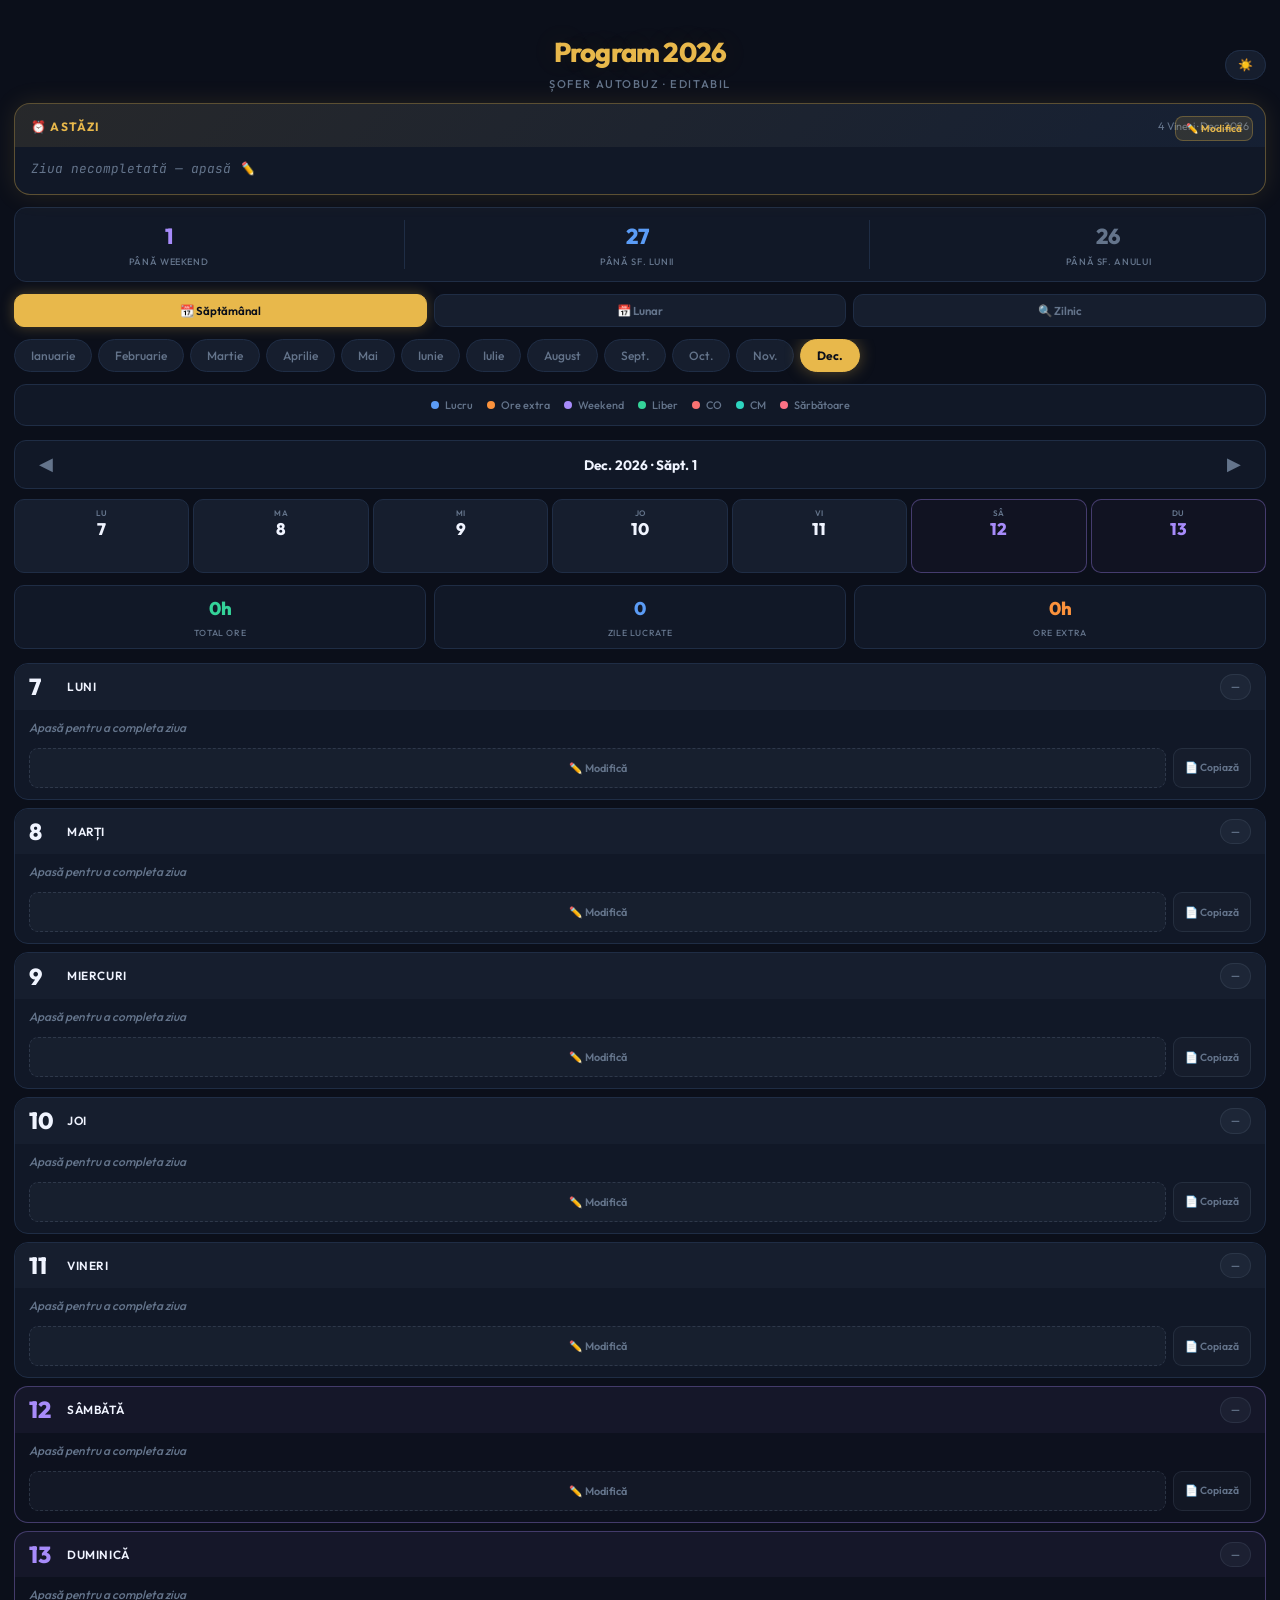
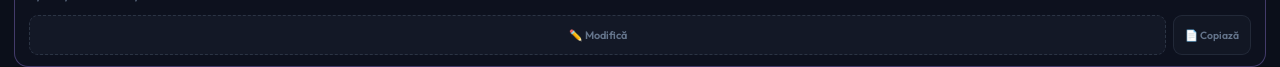
<file: index_misu.html>
<!DOCTYPE html>
<html lang="ro">
<head>
<meta charset="UTF-8">
<meta name="viewport" content="width=device-width, initial-scale=1.0, maximum-scale=1.0, user-scalable=no">
<meta name="mobile-web-app-capable" content="yes">
<meta name="apple-mobile-web-app-capable" content="yes">
<meta name="apple-mobile-web-app-status-bar-style" content="black-translucent">
<meta name="theme-color" content="#0b0f1a">
<title>Program Șofer 2026</title>
<link href="https://fonts.googleapis.com/css2?family=Outfit:wght@400;500;600;700;800&family=JetBrains+Mono:wght@400;500;600&display=swap" rel="stylesheet">
<style>
@import url('https://fonts.googleapis.com/css2?family=Outfit:wght@400;500;600;700;800&family=JetBrains+Mono:wght@400;500;600&display=swap');

:root{
  --bg:#0b0f1a;--card:#111827;--card2:#161e2e;--border:#1f2d45;
  --accent:#e8b84b;--accent2:#f5d78e;--blue:#5b9cf6;--green:#34d399;--red:#f87171;
  --orange:#fb923c;--purple:#a78bfa;--sarb:#fb7185;--teal:#2dd4bf;
  --text:#f0f4ff;--muted:#64748b;--sub:#1e2d42;
  --card-glow:rgba(91,156,246,0.04);
  --gold-glow:rgba(232,184,75,0.12);
}
body.light{
  --bg:#f8f7f2;--card:#ffffff;--card2:#f1efe8;--border:#e2ddd0;
  --text:#1a1f2e;--muted:#8a8675;--sub:#d9d4c4;
  --accent:#b8860b;--accent2:#d4a017;--blue:#2563eb;--green:#059669;--red:#dc2626;
  --orange:#ea580c;--purple:#7c3aed;--sarb:#e11d48;--teal:#0d9488;
  --card-glow:rgba(0,0,0,0.02);--gold-glow:rgba(184,134,11,0.08);
}
*{box-sizing:border-box;margin:0;padding:0;-webkit-tap-highlight-color:transparent;}
html{-webkit-text-size-adjust:100%;height:100%;}
body{background:var(--bg);color:var(--text);font-family:'JetBrains Mono',monospace;padding:14px;padding-bottom:max(80px,calc(env(safe-area-inset-bottom)+20px));-webkit-overflow-scrolling:touch;transition:background .3s,color .3s;font-size:14px;line-height:1.5;}

header{text-align:center;padding:18px 0 10px;position:relative;}
header h1{font-family:'Outfit',sans-serif;font-size:1.7rem;font-weight:800;color:var(--accent);letter-spacing:-0.03em;text-shadow:0 0 30px var(--gold-glow);}
header p{color:var(--muted);font-size:0.7rem;text-transform:uppercase;letter-spacing:0.14em;margin-top:3px;font-family:'Outfit',sans-serif;font-weight:500;}
.theme-btn{position:absolute;top:18px;right:0;background:var(--card2);border:1px solid var(--border);border-radius:20px;padding:7px 12px;font-size:0.75rem;cursor:pointer;color:var(--muted);transition:all .2s;}
.theme-btn:active{transform:scale(0.95);}

.month-tabs{display:flex;gap:6px;overflow-x:auto;padding:0 0 12px;scrollbar-width:none;}
.month-tabs::-webkit-scrollbar{display:none;}
.month-tab{flex-shrink:0;padding:8px 16px;border-radius:20px;border:1px solid var(--border);background:var(--card2);color:var(--muted);font-family:'Outfit',sans-serif;font-size:0.75rem;font-weight:500;cursor:pointer;white-space:nowrap;transition:all .2s;}
.month-tab.active{background:var(--accent);color:#0b0f1a;border-color:var(--accent);font-weight:700;box-shadow:0 0 16px rgba(232,184,75,0.35);}
.month-tab.has-data{border-color:rgba(91,156,246,0.5);color:var(--blue);}

.legend{display:flex;flex-wrap:wrap;gap:7px 14px;justify-content:center;margin-bottom:14px;padding:12px 14px;background:var(--card);border-radius:12px;border:1px solid var(--border);}
.li{display:flex;align-items:center;gap:6px;font-size:0.68rem;color:var(--muted);font-family:'Outfit',sans-serif;font-weight:500;}
.dot{width:8px;height:8px;border-radius:50%;flex-shrink:0;}

.month-header{display:flex;align-items:center;justify-content:space-between;margin-bottom:12px;}
.month-title{font-family:'Outfit',sans-serif;font-size:1.3rem;font-weight:800;color:var(--text);}
.month-stats{font-size:0.7rem;color:var(--muted);font-family:'Outfit',sans-serif;font-weight:500;}

.today-widget{background:var(--card);border:1px solid rgba(232,184,75,0.35);border-radius:16px;margin-bottom:12px;overflow:hidden;position:relative;box-shadow:0 0 24px var(--gold-glow);}
.tw-header{background:linear-gradient(135deg,rgba(232,184,75,0.1),rgba(91,156,246,0.06));padding:14px 16px 11px;display:flex;align-items:center;justify-content:space-between;}
.tw-title{font-family:'Outfit',sans-serif;font-size:0.75rem;font-weight:700;color:var(--accent);text-transform:uppercase;letter-spacing:0.1em;}
.tw-data{font-size:0.68rem;color:var(--muted);font-family:'Outfit',sans-serif;}
.tw-body{padding:12px 16px 16px;}
.tw-ore{font-family:'Outfit',sans-serif;font-size:2.1rem;font-weight:800;color:var(--text);line-height:1;letter-spacing:-0.03em;}
.tw-sub{font-size:0.78rem;color:var(--accent);margin-top:5px;font-weight:600;font-family:'Outfit',sans-serif;}
.tw-extra{font-size:0.68rem;color:var(--orange);margin-top:3px;font-family:'Outfit',sans-serif;}
.tw-nota{font-size:0.67rem;color:var(--muted);margin-top:4px;font-style:italic;}
.tw-libre{font-size:1.05rem;color:var(--green);font-weight:600;font-family:'Outfit',sans-serif;}
.tw-co{font-size:1.05rem;color:var(--red);font-weight:600;font-family:'Outfit',sans-serif;}
.tw-cm{font-size:1.05rem;color:var(--teal);font-weight:600;font-family:'Outfit',sans-serif;}
.tw-sarb{font-size:1.05rem;color:var(--sarb);font-weight:600;font-family:'Outfit',sans-serif;}
.tw-gol{font-size:0.8rem;color:var(--muted);font-style:italic;}
.tw-edit{position:absolute;top:12px;right:12px;background:rgba(232,184,75,0.12);border:1px solid rgba(232,184,75,0.3);color:var(--accent);font-size:0.63rem;padding:5px 10px;border-radius:8px;cursor:pointer;font-family:'Outfit',sans-serif;font-weight:600;}

.countdown-bar{background:var(--card);border:1px solid var(--border);border-radius:12px;padding:12px 16px;margin-bottom:12px;display:flex;justify-content:space-around;text-align:center;}
.cd-item{}
.cd-val{font-family:'Outfit',sans-serif;font-size:1.35rem;font-weight:800;}
.cd-lbl{font-size:0.58rem;color:var(--muted);text-transform:uppercase;letter-spacing:0.07em;margin-top:3px;font-family:'Outfit',sans-serif;font-weight:500;}
.cd-div{width:1px;background:var(--border);}

.toolbar{display:flex;gap:7px;margin-bottom:10px;}
.tb-btn{flex:1;padding:9px 4px;border-radius:10px;border:1px solid var(--border);background:var(--card2);color:var(--muted);font-family:'Outfit',sans-serif;font-size:0.68rem;font-weight:600;cursor:pointer;text-align:center;white-space:nowrap;transition:all .15s;}
.tb-btn:active{background:rgba(91,156,246,0.1);color:var(--blue);}
.tb-btn.prim{border-color:rgba(91,156,246,0.4);color:var(--blue);background:rgba(91,156,246,0.07);}

.view-toggle{display:flex;gap:7px;margin-bottom:12px;}
.vt-btn{flex:1;padding:8px;border-radius:10px;border:1px solid var(--border);background:var(--card2);color:var(--muted);font-family:'Outfit',sans-serif;font-size:0.72rem;font-weight:600;cursor:pointer;text-align:center;transition:all .2s;}
.vt-btn.act{background:var(--accent);color:#0b0f1a;border-color:var(--accent);box-shadow:0 0 14px rgba(232,184,75,0.3);}

.stats-panel{background:var(--card);border:1px solid var(--border);border-radius:14px;padding:16px;margin-bottom:12px;display:none;}
.stats-panel.open{display:block;}
.stats-title{font-family:'Outfit',sans-serif;font-size:0.78rem;font-weight:700;color:var(--text);margin-bottom:12px;text-transform:uppercase;letter-spacing:0.08em;}
.stats-grid{display:grid;grid-template-columns:1fr 1fr;gap:9px;}
.stat-box{background:var(--card2);border:1px solid var(--border);border-radius:10px;padding:11px 13px;}
.stat-val{font-family:'Outfit',sans-serif;font-size:1.4rem;font-weight:800;line-height:1;}
.stat-lbl{font-size:0.62rem;color:var(--muted);text-transform:uppercase;letter-spacing:0.08em;margin-top:4px;font-family:'Outfit',sans-serif;font-weight:500;}
.stat-full{grid-column:1/-1;}
.stats-sep{grid-column:1/-1;height:1px;background:var(--border);margin:3px 0;}
.stats-sub{grid-column:1/-1;font-size:0.6rem;color:var(--muted);text-transform:uppercase;letter-spacing:0.12em;font-family:'Outfit',sans-serif;font-weight:600;}

.week-nav{display:flex;align-items:center;justify-content:space-between;margin-bottom:10px;padding:9px 14px;background:var(--card);border:1px solid var(--border);border-radius:12px;}
.week-nav-btn{background:none;border:none;color:var(--muted);font-size:1.1rem;cursor:pointer;padding:4px 10px;transition:color .15s;}
.week-label{font-family:'Outfit',sans-serif;font-size:0.85rem;font-weight:700;color:var(--text);}
.week-grid{display:grid;grid-template-columns:repeat(7,1fr);gap:4px;margin-bottom:12px;}
.wg-day{border-radius:10px;border:1px solid var(--border);background:var(--card2);padding:7px 3px;text-align:center;cursor:pointer;min-height:74px;display:flex;flex-direction:column;align-items:center;gap:2px;}
.wg-day.today{border-color:var(--accent);box-shadow:0 0 10px rgba(232,184,75,0.2);}
.wg-day.we{border-color:rgba(167,139,250,0.35);background:rgba(167,139,250,0.04);}
.wg-day.sarb-d{border-color:rgba(251,113,133,0.35);}
.wg-day.empty{opacity:0.2;pointer-events:none;}
.wg-dn{font-size:0.5rem;color:var(--muted);text-transform:uppercase;letter-spacing:0.04em;font-family:'Outfit',sans-serif;font-weight:600;}
.wg-num{font-family:'Outfit',sans-serif;font-size:1.05rem;font-weight:800;line-height:1;}
.wg-num.td{color:var(--accent);}
.wg-num.we{color:var(--purple);}
.wg-dot{width:6px;height:6px;border-radius:50%;margin-top:2px;}
.wg-ore{font-size:0.47rem;color:var(--muted);margin-top:1px;line-height:1.4;font-family:'JetBrains Mono',monospace;}
.week-stats{display:grid;grid-template-columns:repeat(3,1fr);gap:8px;margin-bottom:14px;}
.ws-box{background:var(--card);border:1px solid var(--border);border-radius:10px;padding:9px 10px;text-align:center;}
.ws-val{font-family:'Outfit',sans-serif;font-size:1.15rem;font-weight:800;}
.ws-lbl{font-size:0.55rem;color:var(--muted);text-transform:uppercase;letter-spacing:0.07em;margin-top:3px;font-family:'Outfit',sans-serif;font-weight:500;}

.day-card{background:var(--card);border:1px solid var(--border);border-radius:14px;margin-bottom:8px;overflow:hidden;transition:border-color .2s;}
.day-card.today-card{border-color:var(--accent);box-shadow:0 0 16px rgba(232,184,75,0.15);}
.day-card.sarb-card{border-color:rgba(251,113,133,0.4);background:rgba(251,113,133,0.02);}
.day-card.sarb-card .day-header{background:rgba(251,113,133,0.06);}
.day-card.we-card{border-color:rgba(167,139,250,0.35);background:rgba(167,139,250,0.02);}
.day-card.we-card .day-header{background:rgba(167,139,250,0.05);}
.day-header{display:flex;align-items:center;justify-content:space-between;padding:10px 14px;background:var(--card2);}
.day-left{display:flex;align-items:center;gap:10px;}
.day-num{font-family:'Outfit',sans-serif;font-size:1.45rem;font-weight:800;min-width:28px;line-height:1;}
.today-num{color:var(--accent);}
.sarb-num{color:var(--sarb);}
.we-num{color:var(--purple);}
.day-name{font-size:0.74rem;font-weight:600;text-transform:uppercase;letter-spacing:0.05em;font-family:'Outfit',sans-serif;}
.sarb-lbl{font-size:0.63rem;color:var(--sarb);margin-top:1px;font-family:'Outfit',sans-serif;font-weight:500;}
.day-type-lbl{font-size:0.62rem;color:var(--muted);margin-top:1px;font-family:'JetBrains Mono',monospace;}
.right-col{display:flex;flex-direction:column;align-items:flex-end;gap:5px;}
.tur-badge{font-size:0.65rem;padding:4px 10px;border-radius:20px;font-weight:600;white-space:nowrap;font-family:'Outfit',sans-serif;}
.tb-lucru{background:rgba(91,156,246,0.15);color:var(--blue);border:1px solid rgba(91,156,246,0.3);}
.tb-libre{background:rgba(52,211,153,0.1);color:var(--green);border:1px solid rgba(52,211,153,0.25);}
.tb-co{background:rgba(248,113,113,0.1);color:var(--red);border:1px solid rgba(248,113,113,0.25);}
.tb-cm{background:rgba(45,212,191,0.1);color:var(--teal);border:1px solid rgba(45,212,191,0.25);}
.tb-sarb{background:rgba(251,113,133,0.12);color:var(--sarb);border:1px solid rgba(251,113,133,0.3);}
.tb-gol{background:rgba(100,116,139,0.1);color:var(--muted);border:1px solid rgba(100,116,139,0.2);}
.extra-badge{font-size:0.56rem;padding:3px 8px;border-radius:10px;background:rgba(251,146,60,0.15);color:var(--orange);border:1px solid rgba(251,146,60,0.3);font-family:'Outfit',sans-serif;font-weight:600;}

.shift-display{padding:9px 14px 8px;}
.shift-block{border-radius:10px;padding:12px 15px;background:rgba(91,156,246,0.06);border:1px solid rgba(91,156,246,0.3);}
.s-lbl{font-size:0.55rem;text-transform:uppercase;letter-spacing:0.12em;margin-bottom:5px;color:var(--blue);font-family:'Outfit',sans-serif;font-weight:700;}
.linie-info{font-size:0.73rem;color:var(--accent);font-weight:600;margin-bottom:6px;font-family:'Outfit',sans-serif;}
.ore-row{display:flex;align-items:center;gap:5px;}
.t{font-size:1.12rem;font-weight:600;color:var(--text);font-family:'JetBrains Mono',monospace;}
.sep{color:var(--muted);font-size:0.7rem;}
.ore-extra{font-size:0.65rem;color:var(--orange);margin-top:6px;font-family:'Outfit',sans-serif;}
.nota-display{font-size:0.67rem;color:var(--muted);font-style:italic;margin-top:7px;padding-top:7px;border-top:1px solid var(--border);}

.state-block{padding:9px 14px 11px;font-size:0.75rem;font-family:'Outfit',sans-serif;font-weight:500;}
.st-libre{color:var(--green);}
.st-co{color:var(--red);}
.st-cm{color:var(--teal);}
.st-sarb{color:var(--sarb);}
.st-gol{color:var(--muted);font-style:italic;}

.day-actions{display:flex;gap:7px;padding:0 14px 11px;}
.edit-btn{flex:1;background:rgba(100,116,139,0.08);border:1px dashed rgba(100,116,139,0.3);color:var(--muted);font-family:'Outfit',sans-serif;font-size:0.68rem;font-weight:600;padding:9px 6px;border-radius:9px;cursor:pointer;text-align:center;min-height:40px;transition:all .15s;}
.edit-btn:active{background:rgba(91,156,246,0.1);color:var(--blue);}
.copy-btn{background:rgba(100,116,139,0.06);border:1px solid rgba(100,116,139,0.2);color:var(--muted);font-family:'Outfit',sans-serif;font-size:0.65rem;font-weight:600;padding:9px 11px;border-radius:9px;cursor:pointer;white-space:nowrap;}
.copy-btn.paste-mode{border-color:rgba(232,184,75,0.5);color:var(--accent);background:rgba(232,184,75,0.08);}

.modal-overlay{display:none;position:fixed;inset:0;background:rgba(0,0,0,0.92);z-index:100;align-items:flex-end;justify-content:center;}
.modal-overlay.active{display:flex;}
.modal{background:var(--card);border:1px solid var(--border);border-radius:22px 22px 0 0;padding:22px 18px 46px;width:100%;max-width:500px;max-height:92vh;overflow-y:auto;-webkit-overflow-scrolling:touch;overscroll-behavior:contain;}
.modal-title{font-family:'Outfit',sans-serif;font-size:1.15rem;font-weight:800;color:var(--accent);margin-bottom:2px;}
.modal-sub{font-size:0.65rem;color:var(--muted);margin-bottom:16px;font-family:'Outfit',sans-serif;}
.m-lbl{font-size:0.62rem;color:var(--muted);text-transform:uppercase;letter-spacing:0.12em;display:block;margin:14px 0 7px;font-family:'Outfit',sans-serif;font-weight:600;}
.m-div{height:1px;background:var(--border);margin:12px 0 14px;}
.quick-grid{display:grid;grid-template-columns:repeat(5,1fr);gap:6px;}
.q-btn{padding:9px 2px;border-radius:10px;border:1px solid var(--border);background:var(--card2);font-family:'Outfit',sans-serif;font-size:0.6rem;font-weight:600;cursor:pointer;text-align:center;color:var(--muted);}
.q-libre{border-color:rgba(52,211,153,0.4);color:var(--green);}
.q-co{border-color:rgba(248,113,113,0.4);color:var(--red);}
.q-cm{border-color:rgba(45,212,191,0.4);color:var(--teal);}
.q-sarb{border-color:rgba(251,113,133,0.4);color:var(--sarb);}
.q-del{border-color:rgba(100,116,139,0.3);color:var(--muted);}
.inp-row{display:grid;grid-template-columns:1fr 1fr;gap:9px;margin-bottom:9px;}
.inp-group{display:flex;flex-direction:column;gap:5px;}
.inp-lbl{font-size:0.58rem;color:var(--muted);text-transform:uppercase;letter-spacing:0.1em;font-family:'Outfit',sans-serif;font-weight:600;}
.inp{width:100%;background:var(--card2);border:1px solid var(--border);border-radius:9px;color:var(--text);font-family:'JetBrains Mono',monospace;font-size:0.9rem;padding:11px 12px;outline:none;-webkit-appearance:none;appearance:none;transition:border-color .15s;}
.inp:focus{border-color:var(--accent);}
.inp::placeholder{color:var(--muted);}
input[type="time"].inp::-webkit-calendar-picker-indicator{filter:invert(0.5);}
textarea.inp{resize:none;font-size:0.82rem;line-height:1.5;}
.preview{background:var(--card2);border:1px solid var(--sub);border-radius:10px;padding:14px;margin:13px 0;min-height:54px;display:flex;flex-direction:column;align-items:center;justify-content:center;gap:5px;text-align:center;}
.pv-ore{color:var(--text);font-size:1.15rem;font-weight:600;font-family:'JetBrains Mono',monospace;}
.pv-linie{color:var(--accent);font-size:0.82rem;font-weight:600;font-family:'Outfit',sans-serif;}
.pv-extra{color:var(--orange);font-size:0.68rem;font-family:'Outfit',sans-serif;}
.pv-empty{color:var(--muted);font-size:0.7rem;font-family:'Outfit',sans-serif;}
.modal-btns{display:grid;grid-template-columns:1fr 1fr;gap:9px;margin-top:16px;}
.btn-save{padding:17px 12px;border-radius:11px;border:none;background:var(--blue);color:#fff;font-family:'Outfit',sans-serif;font-size:0.82rem;font-weight:700;cursor:pointer;min-height:52px;transition:opacity .15s;}
.btn-cancel{padding:17px 12px;border-radius:11px;border:1px solid var(--border);background:transparent;color:var(--muted);font-family:'Outfit',sans-serif;font-size:0.82rem;font-weight:600;cursor:pointer;min-height:52px;}

.toast{position:fixed;bottom:28px;left:50%;transform:translateX(-50%);background:var(--accent);color:#0b0f1a;font-family:'Outfit',sans-serif;font-size:0.75rem;font-weight:700;padding:10px 22px;border-radius:22px;z-index:300;opacity:0;transition:opacity .25s;pointer-events:none;white-space:nowrap;box-shadow:0 4px 20px rgba(232,184,75,0.4);}
.toast.show{opacity:1;}

/* COMPACT CALENDAR GRID */
.cal-grid-wrap{background:var(--card);border:1px solid var(--border);border-radius:14px;overflow:hidden;margin-bottom:12px;}
.cal-grid-header{display:grid;grid-template-columns:repeat(7,1fr);background:var(--card2);border-bottom:1px solid var(--border);}
.cal-grid-dn{text-align:center;padding:8px 2px;font-family:'Outfit',sans-serif;font-size:0.58rem;font-weight:700;color:var(--muted);text-transform:uppercase;letter-spacing:0.06em;}
.cal-grid-dn.we-h{color:var(--purple);}
.cal-grid{display:grid;grid-template-columns:repeat(7,1fr);gap:0;}
.cal-cell{border-right:1px solid var(--border);border-bottom:1px solid var(--border);padding:6px 4px;text-align:center;cursor:pointer;min-height:52px;display:flex;flex-direction:column;align-items:center;gap:3px;transition:background .15s;position:relative;}
.cal-cell:nth-child(7n){border-right:none;}
.cal-cell:hover{background:rgba(255,255,255,0.03);}
.cal-cell.empty{cursor:default;background:transparent;}
.cal-cell.today-c{background:rgba(232,184,75,0.08);}
.cal-cell.we-c{background:rgba(167,139,250,0.04);}
.cal-cell.sarb-c{background:rgba(251,113,133,0.04);}
.cal-num{font-family:'Outfit',sans-serif;font-size:0.85rem;font-weight:800;line-height:1;}
.cal-num.td{color:var(--accent);}
.cal-num.we{color:var(--purple);}
.cal-num.sarb{color:var(--sarb);}
.cal-dot{width:18px;height:4px;border-radius:3px;margin-top:1px;}
.cal-ore{font-size:0.42rem;color:var(--muted);line-height:1.3;font-family:'JetBrains Mono',monospace;}
.cal-month-title{display:flex;align-items:center;justify-content:space-between;padding:12px 16px 10px;}
.cal-month-name{font-family:'Outfit',sans-serif;font-size:1.1rem;font-weight:800;color:var(--text);}
.cal-month-stat{font-size:0.68rem;color:var(--muted);font-family:'Outfit',sans-serif;font-weight:500;}

/* DAILY VIEW */
.daily-nav{display:flex;align-items:center;justify-content:space-between;margin-bottom:12px;padding:10px 14px;background:var(--card);border:1px solid var(--border);border-radius:12px;}
.daily-nav-btn{background:none;border:none;color:var(--muted);font-size:1.2rem;cursor:pointer;padding:4px 12px;transition:color .15s;}
.daily-nav-btn:active{color:var(--accent);}
.daily-date-info{text-align:center;}
.daily-date-big{font-family:'Outfit',sans-serif;font-size:1.1rem;font-weight:800;color:var(--text);}
.daily-date-sub{font-size:0.65rem;color:var(--muted);font-family:'Outfit',sans-serif;margin-top:2px;}
.daily-card{background:var(--card);border:1px solid var(--border);border-radius:16px;overflow:hidden;margin-bottom:10px;}
.daily-card.today-dc{border-color:var(--accent);box-shadow:0 0 20px rgba(232,184,75,0.15);}
.daily-card.libre-dc{border-color:rgba(52,211,153,0.4);}
.daily-card.co-dc{border-color:rgba(248,113,113,0.4);}
.daily-card.cm-dc{border-color:rgba(45,212,191,0.4);}
.daily-card.sarb-dc{border-color:rgba(251,113,133,0.4);}
.daily-hero{padding:20px 20px 16px;background:var(--card2);}
.daily-hero-top{display:flex;align-items:center;justify-content:space-between;margin-bottom:12px;}
.daily-type-badge{font-family:'Outfit',sans-serif;font-size:0.7rem;font-weight:700;padding:5px 14px;border-radius:20px;}
.daily-edit-btn{background:rgba(232,184,75,0.12);border:1px solid rgba(232,184,75,0.3);color:var(--accent);font-size:0.68rem;padding:6px 14px;border-radius:8px;cursor:pointer;font-family:'Outfit',sans-serif;font-weight:600;}
.daily-time-display{display:flex;align-items:center;gap:12px;margin-bottom:8px;}
.daily-time{font-family:'JetBrains Mono',monospace;font-size:2.4rem;font-weight:600;color:var(--text);line-height:1;}
.daily-time-sep{font-size:1.5rem;color:var(--muted);}
.daily-line{font-family:'Outfit',sans-serif;font-size:1rem;font-weight:700;color:var(--accent);margin-bottom:4px;}
.daily-duration{font-size:0.78rem;color:var(--muted);font-family:'Outfit',sans-serif;font-weight:500;}
.daily-state-big{font-family:'Outfit',sans-serif;font-size:1.5rem;font-weight:700;padding:24px 20px;}
.daily-details{padding:14px 20px;display:flex;flex-direction:column;gap:10px;}
.daily-detail-row{display:flex;align-items:center;gap:12px;padding:10px 14px;background:var(--card2);border-radius:10px;border:1px solid var(--border);}
.daily-detail-icon{font-size:1.1rem;width:24px;text-align:center;}
.daily-detail-content{}
.daily-detail-label{font-size:0.58rem;color:var(--muted);text-transform:uppercase;letter-spacing:0.1em;font-family:'Outfit',sans-serif;font-weight:600;}
.daily-detail-value{font-size:0.85rem;color:var(--text);font-family:'Outfit',sans-serif;font-weight:600;margin-top:2px;}
.daily-extra-row{display:flex;align-items:center;gap:12px;padding:10px 14px;background:rgba(251,146,60,0.08);border-radius:10px;border:1px solid rgba(251,146,60,0.25);}
.daily-extra-val{font-size:0.9rem;color:var(--orange);font-family:'Outfit',sans-serif;font-weight:700;}
.daily-gol{padding:30px 20px;text-align:center;color:var(--muted);font-family:'Outfit',sans-serif;font-size:0.85rem;font-style:italic;}
.daily-actions{display:flex;gap:8px;padding:0 20px 16px;}
.daily-act-btn{flex:1;padding:12px;border-radius:10px;font-family:'Outfit',sans-serif;font-size:0.75rem;font-weight:700;cursor:pointer;text-align:center;transition:all .15s;}
.daily-act-edit{background:var(--blue);border:none;color:#fff;}
.daily-act-copy{background:var(--card2);border:1px solid var(--border);color:var(--muted);}
.daily-act-copy.paste-m{border-color:rgba(232,184,75,0.5);color:var(--accent);background:rgba(232,184,75,0.08);}
.daily-week-strip{display:grid;grid-template-columns:repeat(7,1fr);gap:5px;margin-bottom:12px;}
.dws-cell{background:var(--card);border:1px solid var(--border);border-radius:10px;padding:8px 4px;text-align:center;cursor:pointer;transition:all .2s;}
.dws-cell.dws-sel{border-color:var(--accent);background:rgba(232,184,75,0.1);box-shadow:0 0 10px rgba(232,184,75,0.2);}
.dws-cell.dws-today{border-color:rgba(232,184,75,0.5);}
.dws-cell.dws-we{border-color:rgba(167,139,250,0.3);background:rgba(167,139,250,0.04);}
.dws-dn{font-size:0.5rem;color:var(--muted);text-transform:uppercase;font-family:'Outfit',sans-serif;font-weight:600;}
.dws-num{font-family:'Outfit',sans-serif;font-size:0.95rem;font-weight:800;line-height:1.2;}
.dws-num.td{color:var(--accent);}
.dws-num.we{color:var(--purple);}
.dws-dot{width:6px;height:6px;border-radius:50%;margin:2px auto 0;}
.daily-month-jump{display:flex;gap:6px;overflow-x:auto;padding-bottom:2px;scrollbar-width:none;margin-bottom:12px;}
.daily-month-jump::-webkit-scrollbar{display:none;}
</style>
</head>
<body>

<header>
  <h1>Program 2026</h1>
  <p>Șofer autobuz · Editabil</p>
  <div style="position:absolute;top:18px;right:0;display:flex;gap:6px;align-items:center;">
    <button class="theme-btn" onclick="toggleBackup()" id="backup-btn" title="Backup date">💾</button>
    <button class="theme-btn" onclick="toggleTheme()" id="theme-btn">☀️</button>
  </div>
</header>

<!-- BACKUP PANEL -->
<div id="backup-panel" style="display:none;background:var(--card);border:1px solid var(--border);border-radius:14px;padding:16px;margin-bottom:12px;">
  <div style="font-family:Outfit,sans-serif;font-size:0.78rem;font-weight:700;color:var(--text);margin-bottom:4px;text-transform:uppercase;letter-spacing:0.08em;">💾 Backup & Restore</div>
  <div style="font-size:0.65rem;color:var(--muted);font-family:Outfit,sans-serif;margin-bottom:14px;">Exportă datele ca fișier JSON. Poți importa același fișier în orice aplicație compatibilă.</div>
  <div style="display:flex;flex-direction:column;gap:8px;">
    <button onclick="doExport()" style="padding:12px;border-radius:10px;border:1px solid rgba(52,211,153,0.4);background:rgba(52,211,153,0.1);color:var(--green);font-family:Outfit,sans-serif;font-size:0.78rem;font-weight:700;cursor:pointer;">⬇️ Exportă date (Download JSON)</button>
    <button onclick="doExportClipboard()" style="padding:12px;border-radius:10px;border:1px solid rgba(91,156,246,0.4);background:rgba(91,156,246,0.1);color:var(--blue);font-family:Outfit,sans-serif;font-size:0.78rem;font-weight:700;cursor:pointer;">📋 Copiază date în clipboard (pentru altă aplicație)</button>
    <label style="padding:12px;border-radius:10px;border:1px solid rgba(251,146,60,0.4);background:rgba(251,146,60,0.1);color:var(--orange);font-family:Outfit,sans-serif;font-size:0.78rem;font-weight:700;cursor:pointer;text-align:center;">
      ⬆️ Importă date (Upload JSON)
      <input type="file" accept=".json" onchange="doImport(event)" style="display:none;">
    </label>
    <button onclick="doPasteImport()" style="padding:12px;border-radius:10px;border:1px solid rgba(167,139,250,0.4);background:rgba(167,139,250,0.1);color:var(--purple);font-family:Outfit,sans-serif;font-size:0.78rem;font-weight:700;cursor:pointer;">📥 Importă din clipboard</button>
  </div>
  <div id="backup-info" style="margin-top:10px;font-size:0.65rem;color:var(--muted);font-family:Outfit,sans-serif;font-style:italic;"></div>
</div>

<div class="today-widget" id="today-widget"></div>
<div class="countdown-bar" id="countdown-bar"></div>

<div class="view-toggle">
  <button class="vt-btn act" id="vt-sapt" onclick="setView('sapt')">📆 Săptămânal</button>
  <button class="vt-btn" id="vt-luna" onclick="setView('luna')">📅 Lunar</button>
  <button class="vt-btn" id="vt-zilnic" onclick="setView('zilnic')">🔍 Zilnic</button>
</div>

<div class="month-tabs" id="month-tabs"></div>

<div class="stats-panel" id="stats-panel">
  <div class="stats-title" id="stats-title">Statistici</div>
  <div class="stats-grid" id="stats-grid"></div>
</div>

<div class="legend">
  <div class="li"><div class="dot" style="background:var(--blue)"></div>Lucru</div>
  <div class="li"><div class="dot" style="background:var(--orange)"></div>Ore extra</div>
  <div class="li"><div class="dot" style="background:var(--purple)"></div>Weekend</div>
  <div class="li"><div class="dot" style="background:var(--green)"></div>Liber</div>
  <div class="li"><div class="dot" style="background:var(--red)"></div>CO</div>
  <div class="li"><div class="dot" style="background:var(--teal)"></div>CM</div>
  <div class="li"><div class="dot" style="background:var(--sarb)"></div>Sărbătoare</div>
</div>

<div id="month-view"></div>

<!-- MODAL -->
<div class="modal-overlay" id="modal">
  <div class="modal">
    <div class="modal-title" id="mtitle"></div>
    <div class="modal-sub" id="msub"></div>
    <span class="m-lbl">Acțiuni rapide</span>
    <div class="quick-grid">
      <button class="q-btn q-libre" onclick="setQ('liber')">🟢 Liber</button>
      <button class="q-btn q-co" onclick="setQ('co')">🔴 CO</button>
      <button class="q-btn q-cm" onclick="setQ('cm')">🏥 CM</button>
      <button class="q-btn q-sarb" onclick="setQ('sarb')">🎉 Sarb.</button>
      <button class="q-btn q-del" onclick="setQ('gol')">✕ Șterge</button>
    </div>
    <div class="m-div"></div>
    <span class="m-lbl">Completează tura</span>
    <div class="inp-row">
      <div class="inp-group">
        <span class="inp-lbl">Linia</span>
        <input class="inp" id="inp-linie" type="text" placeholder="335" maxlength="8" oninput="updatePreview()">
      </div>
      <div class="inp-group">
        <span class="inp-lbl">Tur</span>
        <input class="inp" id="inp-tur" type="text" placeholder="4" maxlength="6" oninput="updatePreview()">
      </div>
    </div>
    <div class="inp-row">
      <div class="inp-group">
        <span class="inp-lbl">Ora start</span>
        <input class="inp" id="inp-start" type="time" oninput="updatePreview()">
      </div>
      <div class="inp-group">
        <span class="inp-lbl">Ora finish</span>
        <input class="inp" id="inp-end" type="time" oninput="updatePreview()">
      </div>
    </div>
    <div class="inp-group" style="margin-bottom:8px">
      <span class="inp-lbl">Notă (opțional)</span>
      <textarea class="inp" id="inp-nota" rows="2" placeholder="ex: schimb cu Ionescu, mașina 214..."></textarea>
    </div>
    <div class="preview" id="preview">
      <span class="pv-empty">Completează datele de mai sus</span>
    </div>
    <div class="modal-btns">
      <button class="btn-cancel" onclick="closeM()">Anulează</button>
      <button class="btn-save" onclick="saveD()">✓ Salvează</button>
    </div>
  </div>
</div>

<div class="toast" id="toast"></div>

<script>
const SARB={
  "2026-1-1":"Anul Nou","2026-1-2":"Anul Nou",
  "2026-4-10":"Vinerea Mare","2026-4-12":"Paște","2026-4-13":"Paște",
  "2026-5-1":"Ziua Muncii","2026-5-3":"Duminica Tomii",
  "2026-6-1":"Ziua Copilului","2026-6-11":"Înălțarea",
  "2026-6-21":"Rusalii","2026-6-22":"Rusalii",
  "2026-8-15":"Sf. Maria","2026-11-30":"Sf. Andrei",
  "2026-12-1":"Ziua Națională","2026-12-25":"Crăciun","2026-12-26":"Crăciun"
};
const LUNI=[
  {i:0,n:"Ianuarie",a:2026,l:1,z:31},{i:1,n:"Februarie",a:2026,l:2,z:28},
  {i:2,n:"Martie",a:2026,l:3,z:31},{i:3,n:"Aprilie",a:2026,l:4,z:30},
  {i:4,n:"Mai",a:2026,l:5,z:31},{i:5,n:"Iunie",a:2026,l:6,z:30},
  {i:6,n:"Iulie",a:2026,l:7,z:31},{i:7,n:"August",a:2026,l:8,z:31},
  {i:8,n:"Sept.",a:2026,l:9,z:30},{i:9,n:"Oct.",a:2026,l:10,z:31},
  {i:10,n:"Nov.",a:2026,l:11,z:30},{i:11,n:"Dec.",a:2026,l:12,z:31}
];
const ZN=["Duminică","Luni","Marți","Miercuri","Joi","Vineri","Sâmbătă"];
const ZNS=["Du","Lu","Ma","Mi","Jo","Vi","Sâ"];
const TODAY=new Date();
const NORMA=8*60;

let MEM={};
try{const d=localStorage.getItem('program_sofer_2026');if(d)MEM=JSON.parse(d)||{};}catch(e){}
function _save(){try{localStorage.setItem('program_sofer_2026',JSON.stringify(MEM));}catch(e){}}
function nz(a,l,z){return ZN[new Date(a,l-1,z).getDay()];}
function isWE(a,l,z){const d=new Date(a,l-1,z).getDay();return d===0||d===6;}
function isTD(a,l,z){return TODAY.getFullYear()===a&&TODAY.getMonth()===l-1&&TODAY.getDate()===z;}
function gs(a,l,z){return MEM[`${a}-${l}-${z}`]||{t:'gol'};}
function ss(a,l,z,v){if(v.t==='gol'){delete MEM[`${a}-${l}-${z}`];}else{MEM[`${a}-${l}-${z}`]=v;}_save();}
function getSarb(a,l,z){return SARB[`${a}-${l}-${z}`]||null;}
function calcOre(i,r){
  if(!i||!r)return 0;
  const[ih,im]=i.split(':').map(Number);const[rh,rm]=r.split(':').map(Number);
  let s=ih*60+im,e=rh*60+rm;if(e<=s)e+=1440;return e-s;
}
function fmtOre(min){if(min<=0)return'0h';const h=Math.floor(min/60),m=min%60;return m>0?`${h}h ${m}m`:`${h}h`;}
function extraMin(min){return Math.max(0,min-NORMA);}

// THEME
let dark=true;
try{const t=localStorage.getItem('theme_sofer');if(t)dark=(t==='dark');}catch(e){}
function applyTheme(){document.body.classList.toggle('light',!dark);document.getElementById('theme-btn').textContent=dark?'☀️':'🌙';}
function toggleTheme(){dark=!dark;try{localStorage.setItem('theme_sofer',dark?'dark':'light');}catch(e){}applyTheme();}
applyTheme();

// VIEW
let view='sapt',weekOff=0;
function setView(v){
  view=v;
  document.getElementById('vt-sapt').className='vt-btn'+(v==='sapt'?' act':'');
  document.getElementById('vt-luna').className='vt-btn'+(v==='luna'?' act':'');
  document.getElementById('vt-zilnic').className='vt-btn'+(v==='zilnic'?' act':'');
  if(v==='sapt'){weekOff=0;renderWeek();}
  else if(v==='luna'){rMonth();}
  else{renderDaily();}
}

// COUNTDOWN
function renderCountdown(){
  const now=new Date();
  const dow=now.getDay();
  const toWE=dow===0||dow===6?0:(6-dow);
  const toEM=new Date(now.getFullYear(),now.getMonth()+1,0).getDate()-now.getDate();
  const toEY=Math.round((new Date(now.getFullYear(),11,31)-now)/86400000);
  document.getElementById('countdown-bar').innerHTML=`
    <div class="cd-item"><div class="cd-val" style="color:var(--purple)">${toWE===0?'🎉':toWE}</div><div class="cd-lbl">până weekend</div></div>
    <div class="cd-div"></div>
    <div class="cd-item"><div class="cd-val" style="color:var(--blue)">${toEM}</div><div class="cd-lbl">până sf. lunii</div></div>
    <div class="cd-div"></div>
    <div class="cd-item"><div class="cd-val" style="color:var(--muted)">${toEY}</div><div class="cd-lbl">până sf. anului</div></div>`;
}

// TABS
function rTabs(){
  const tabs=document.getElementById('month-tabs');tabs.innerHTML='';
  LUNI.forEach((l,i)=>{
    const hd=Object.keys(MEM).some(k=>k.startsWith(`${l.a}-${l.l}-`));
    const b=document.createElement('button');
    b.className='month-tab'+(i===window.LA?' active':'')+(hd?' has-data':'');
    b.textContent=l.n;
    b.onclick=()=>{
      window.LA=i;
      if(view==='sapt'){weekOff=0;renderWeek();}
      else if(view==='luna')rMonth();
      else renderDaily();
      rTabs();
    };
    tabs.appendChild(b);
  });
}

// WEEK VIEW
function getWeekStart(off){
  const luna=LUNI[window.LA];
  const fd=new Date(luna.a,luna.l-1,1).getDay();
  const fm=fd===1?1:fd===0?2:(9-fd);
  return fm+off*7;
}
function renderWeek(){
  const v=document.getElementById('month-view');v.innerHTML='';
  const luna=LUNI[window.LA];
  const ws=getWeekStart(weekOff);

  const nav=document.createElement('div');nav.className='week-nav';
  nav.innerHTML=`<button class="week-nav-btn" onclick="prevWeek()">◀</button><div class="week-label">${luna.n} ${luna.a} · Săpt. ${weekOff+1}</div><button class="week-nav-btn" onclick="nextWeek()">▶</button>`;
  v.appendChild(nav);

  const grid=document.createElement('div');grid.className='week-grid';
  let wMin=0,wLucru=0,wExtra=0;
  const days=[];
  for(let i=0;i<7;i++){const d=ws+i;days.push((d>=1&&d<=luna.z)?d:null);}

  days.forEach(d=>{
    const cell=document.createElement('div');
    if(!d){cell.className='wg-day empty';grid.appendChild(cell);return;}
    const s=gs(luna.a,luna.l,d);
    const sarb=getSarb(luna.a,luna.l,d);
    const td=isTD(luna.a,luna.l,d);
    const we=isWE(luna.a,luna.l,d);
    let cls='wg-day'+(td?' today':sarb?' sarb-d':we?' we':'');
    cell.className=cls;
    cell.onclick=()=>openM(luna.a,luna.l,d);
    const numCls='wg-num'+(td?' td':we?' we':'');
    let dotClr='transparent',oreHtml='';
    if(s.t==='lucru'){dotClr='var(--blue)';const m=calcOre(s.start,s.end);wMin+=m;wLucru++;wExtra+=extraMin(m);oreHtml=s.start?`<div class="wg-ore">${s.start}<br>${s.end||''}</div>`:''}
    else if(s.t==='liber')dotClr='var(--green)';
    else if(s.t==='co')dotClr='var(--red)';
    else if(s.t==='cm')dotClr='var(--teal)';
    else if(s.t==='sarb'||sarb)dotClr='var(--sarb)';
    cell.innerHTML=`<div class="wg-dn">${ZNS[new Date(luna.a,luna.l-1,d).getDay()]}</div><div class="${numCls}">${d}</div><div class="wg-dot" style="background:${dotClr}"></div>${oreHtml}`;
    grid.appendChild(cell);
  });
  v.appendChild(grid);

  const ws2=document.createElement('div');ws2.className='week-stats';
  ws2.innerHTML=`
    <div class="ws-box"><div class="ws-val" style="color:var(--green)">${fmtOre(wMin)}</div><div class="ws-lbl">Total ore</div></div>
    <div class="ws-box"><div class="ws-val" style="color:var(--blue)">${wLucru}</div><div class="ws-lbl">Zile lucrate</div></div>
    <div class="ws-box"><div class="ws-val" style="color:var(--orange)">${fmtOre(wExtra)}</div><div class="ws-lbl">Ore extra</div></div>`;
  v.appendChild(ws2);

  days.forEach(d=>{if(d)v.appendChild(rDay(luna.a,luna.l,d));});
}
function prevWeek(){weekOff=Math.max(0,weekOff-1);renderWeek();}
function nextWeek(){weekOff++;renderWeek();}

// MONTH - compact calendar grid
function rMonth(){
  const luna=LUNI[window.LA];
  const v=document.getElementById('month-view');v.innerHTML='';
  let lc=0,tMin=0;
  for(let d=1;d<=luna.z;d++){const s=gs(luna.a,luna.l,d);if(s.t==='lucru'){lc++;tMin+=calcOre(s.start,s.end);}}

  const wrap=document.createElement('div');wrap.className='cal-grid-wrap';

  // Title bar
  const titleBar=document.createElement('div');titleBar.className='cal-month-title';
  const oreStr=tMin>0?`<span style="color:var(--green)">${fmtOre(tMin)}</span>`:'';
  titleBar.innerHTML=`<div class="cal-month-name">${luna.n} ${luna.a}</div><div class="cal-month-stat">${lc} zile lucrate ${oreStr}</div>`;
  wrap.appendChild(titleBar);

  // Day headers
  const hdRow=document.createElement('div');hdRow.className='cal-grid-header';
  ['Lu','Ma','Mi','Jo','Vi','Sâ','Du'].forEach((d,i)=>{
    const h=document.createElement('div');
    h.className='cal-grid-dn'+(i>=5?' we-h':'');
    h.textContent=d;hdRow.appendChild(h);
  });
  wrap.appendChild(hdRow);

  // Grid
  const grid=document.createElement('div');grid.className='cal-grid';

  // First day of month offset (Mon=0)
  const firstDow=new Date(luna.a,luna.l-1,1).getDay();
  const offset=(firstDow===0)?6:(firstDow-1);
  for(let i=0;i<offset;i++){const e=document.createElement('div');e.className='cal-cell empty';grid.appendChild(e);}

  for(let d=1;d<=luna.z;d++){
    const s=gs(luna.a,luna.l,d);
    const sarb=getSarb(luna.a,luna.l,d);
    const td=isTD(luna.a,luna.l,d);
    const dow=new Date(luna.a,luna.l-1,d).getDay();
    const we=dow===0||dow===6;

    const cell=document.createElement('div');
    let cls='cal-cell';
    if(td)cls+=' today-c';
    else if(sarb)cls+=' sarb-c';
    else if(we)cls+=' we-c';
    cell.className=cls;
    cell.onclick=()=>openM(luna.a,luna.l,d);

    let dotColor='transparent';
    let oreHtml='';
    if(s.t==='lucru'){dotColor='var(--blue)';if(s.start)oreHtml=`<div class="cal-ore">${s.start}<br>${s.end||''}</div>`;}
    else if(s.t==='liber')dotColor='var(--green)';
    else if(s.t==='co')dotColor='var(--red)';
    else if(s.t==='cm')dotColor='var(--teal)';
    else if(s.t==='sarb'||sarb)dotColor='var(--sarb)';

    const numCls='cal-num'+(td?' td':sarb?' sarb':we?' we':'');
    cell.innerHTML=`<div class="${numCls}">${d}</div><div class="cal-dot" style="background:${dotColor}"></div>${oreHtml}`;
    grid.appendChild(cell);
  }
  wrap.appendChild(grid);
  v.appendChild(wrap);
}

// DAY
let clipboard=null;
function rDay(a,luna,z){
  const s=gs(a,luna,z);
  const sarb=getSarb(a,luna,z);
  const td=isTD(a,luna,z);
  const nZ=nz(a,luna,z);
  const we=isWE(a,luna,z);
  const ore=s.t==='lucru'?calcOre(s.start,s.end):0;
  const ex=extraMin(ore);

  const card=document.createElement('div');
  let cls='day-card';
  if(td)cls+=' today-card';
  else if(sarb&&s.t==='gol')cls+=' sarb-card';
  else if(we&&!sarb)cls+=' we-card';
  card.className=cls;

  let bc='tb-gol',bt='—';
  if(s.t==='liber'){bc='tb-libre';bt='Liber';}
  else if(s.t==='co'){bc='tb-co';bt='CO';}
  else if(s.t==='cm'){bc='tb-cm';bt='CM';}
  else if(s.t==='sarb'){bc='tb-sarb';bt='Sărbătoare';}
  else if(s.t==='lucru'){bc='tb-lucru';bt=s.linie?'L'+s.linie+(s.tur?' T'+s.tur:''):'Lucru';}

  const numCls='day-num'+(td?' today-num':'')+(sarb?' sarb-num':we?' we-num':'');
  const sublbl=s.t==='lucru'&&(s.start||s.end)?`${s.start||'?'} → ${s.end||'?'}`:'';
  const exBadge=ex>0?`<span class="extra-badge">+${fmtOre(ex)}</span>`:'';
  const isPasteMode=!!clipboard;

  let html=`<div class="day-header">
    <div class="day-left">
      <div class="${numCls}">${z}</div>
      <div>
        <div class="day-name">${nZ}${td?' ★':''}</div>
        ${sarb?`<div class="sarb-lbl">🎉 ${sarb}</div>`:''}
        ${sublbl?`<div class="day-type-lbl">${sublbl}</div>`:''}
      </div>
    </div>
    <div class="right-col"><span class="tur-badge ${bc}">${bt}</span>${exBadge}</div>
  </div>`;

  if(s.t==='sarb')html+=`<div class="state-block st-sarb">🎉 Sărbătoare legală${sarb?' — '+sarb:''}</div>`;
  else if(s.t==='co')html+=`<div class="state-block st-co">🔴 Concediu de odihnă</div>`;
  else if(s.t==='cm')html+=`<div class="state-block st-cm">🏥 Concediu medical</div>`;
  else if(s.t==='liber')html+=`<div class="state-block st-libre">🟢 Zi liberă</div>`;
  else if(s.t==='lucru'){
    const lt=s.linie?'Linia '+s.linie+(s.tur?', Tur '+s.tur:''):'Tură completată';
    html+=`<div class="shift-display"><div class="shift-block">
      <div class="s-lbl">🚌 Tură de lucru</div>
      <div class="linie-info">${lt}</div>
      <div class="ore-row"><span class="t">${s.start||'--:--'}</span><span class="sep">→</span><span class="t">${s.end||'--:--'}</span>${ore>0?`<span style="font-size:0.6rem;color:var(--muted);margin-left:6px">${fmtOre(ore)}</span>`:''}</div>
      ${ex>0?`<div class="ore-extra">⚡ +${fmtOre(ex)} ore suplimentare față de norma 8h</div>`:''}
      ${s.nota?`<div class="nota-display">📝 ${s.nota}</div>`:''}
    </div></div>`;
  } else {
    html+=`<div class="state-block st-gol">${sarb?'🎉 Sărbătoare — apasă pentru completare':'Apasă pentru a completa ziua'}</div>`;
  }

  html+=`<div class="day-actions">
    <button class="edit-btn" onclick="openM(${a},${luna},${z})">✏️ Modifică</button>
    <button class="copy-btn${isPasteMode?' paste-mode':''}" onclick="handleCopy(${a},${luna},${z})">${isPasteMode?'📋 Lipește':'📄 Copiază'}</button>
  </div>`;
  card.innerHTML=html;
  return card;
}

// DAILY VIEW — lista cu toate zilele lunii
function renderDaily(){
  const luna=LUNI[window.LA];
  const v=document.getElementById('month-view');v.innerHTML='';

  // Month summary header
  let lc=0,tMin=0,exMin=0;
  for(let d=1;d<=luna.z;d++){
    const s=gs(luna.a,luna.l,d);
    if(s.t==='lucru'){lc++;const m=calcOre(s.start,s.end);tMin+=m;exMin+=extraMin(m);}
  }
  const hdr=document.createElement('div');
  hdr.style.cssText='display:flex;align-items:center;justify-content:space-between;margin-bottom:12px;';
  hdr.innerHTML=`<div style="font-family:Outfit,sans-serif;font-size:1.1rem;font-weight:800;color:var(--text)">${luna.n} ${luna.a}</div>
    <div style="font-size:0.68rem;color:var(--muted);font-family:Outfit,sans-serif;text-align:right">${lc} zile · <span style="color:var(--green)">${fmtOre(tMin)}</span>${exMin>0?' · <span style="color:var(--orange)">+'+fmtOre(exMin)+'</span>':''}</div>`;
  v.appendChild(hdr);

  // All days as list
  for(let d=1;d<=luna.z;d++){
    v.appendChild(rDay(luna.a,luna.l,d));
  }
}
function handleCopy(a,luna,z){
  const s=gs(a,luna,z);
  if(clipboard){
    if(s.t!=='gol'&&!confirm('Ziua are deja date. Suprascrii?'))return;
    ss(a,luna,z,{...clipboard});
    clipboard=null;
    showToast('✅ Tură lipită!');
  } else {
    if(s.t!=='lucru'){showToast('⚠️ Nimic de copiat — completează mai întâi tura');return;}
    clipboard={...s};
    showToast('📄 Copiat! Apasă Lipește pe altă zi');
  }
  refresh();
}

function showToast(msg){
  const t=document.getElementById('toast');
  t.textContent=msg;t.classList.add('show');
  setTimeout(()=>t.classList.remove('show'),2800);
}

// MODAL
let mA,mL,mZ;
function openM(a,l,z){
  mA=a;mL=l;mZ=z;
  const s=gs(a,l,z);
  const sarb=getSarb(a,l,z);
  const lo=LUNI.find(x=>x.l===l&&x.a===a);
  document.getElementById('mtitle').textContent=`${z} ${nz(a,l,z)}`;
  document.getElementById('msub').textContent=(sarb?'🎉 '+sarb+' · ':'')+lo?.n+' '+a;
  document.getElementById('inp-linie').value=s.linie||'';
  document.getElementById('inp-tur').value=s.tur||'';
  document.getElementById('inp-start').value=s.start||'';
  document.getElementById('inp-end').value=s.end||'';
  document.getElementById('inp-nota').value=s.nota||'';
  updatePreview();
  document.getElementById('modal').classList.add('active');
}
function closeM(){document.getElementById('modal').classList.remove('active');}
function updatePreview(){
  const linie=document.getElementById('inp-linie').value.trim();
  const tur=document.getElementById('inp-tur').value.trim();
  const start=document.getElementById('inp-start').value;
  const end=document.getElementById('inp-end').value;
  const box=document.getElementById('preview');
  if(!linie&&!tur&&!start&&!end){box.innerHTML='<span class="pv-empty">Completează datele de mai sus</span>';return;}
  const lt=linie?'Linia '+linie+(tur?', Tur '+tur:''):(tur?'Tur '+tur:'');
  const min=calcOre(start,end);
  const ex=extraMin(min);
  const ot=(start&&end)?`${start} → ${end} (${fmtOre(min)})`:(start||end?`${start||'?'} → ${end||'?'}`:'');
  box.innerHTML=`${lt?`<span class="pv-linie">🚌 ${lt}</span>`:''}${ot?`<span class="pv-ore">${ot}</span>`:''}${ex>0?`<span class="pv-extra">⚡ +${fmtOre(ex)} ore suplimentare</span>`:''}`;
}
function setQ(t){ss(mA,mL,mZ,{t});refresh();closeM();}
function saveD(){
  const linie=document.getElementById('inp-linie').value.trim();
  const tur=document.getElementById('inp-tur').value.trim();
  const start=document.getElementById('inp-start').value;
  const end=document.getElementById('inp-end').value;
  const nota=document.getElementById('inp-nota').value.trim();
  if(!linie&&!tur&&!start&&!end){closeM();return;}
  ss(mA,mL,mZ,{t:'lucru',linie,tur,start,end,nota});
  refresh();closeM();
}
document.getElementById('modal').addEventListener('click',function(e){if(e.target===this)closeM();});

// WIDGET AZI
function renderTodayWidget(){
  const w=document.getElementById('today-widget');
  const a=TODAY.getFullYear(),l=TODAY.getMonth()+1,z=TODAY.getDate();
  const lo=LUNI.find(x=>x.a===a&&x.l===l);
  if(!lo){w.style.display='none';return;}
  w.style.display='';
  const s=gs(a,l,z);const sarb=getSarb(a,l,z);
  const nZ=ZN[new Date(a,l-1,z).getDay()];
  let body='';
  if(s.t==='liber')body=`<div class="tw-libre">🟢 Zi liberă</div>`;
  else if(s.t==='co')body=`<div class="tw-co">🔴 Concediu de odihnă</div>`;
  else if(s.t==='cm')body=`<div class="tw-cm">🏥 Concediu medical</div>`;
  else if(s.t==='sarb')body=`<div class="tw-sarb">🎉 ${sarb||'Sărbătoare'}</div>`;
  else if(s.t==='lucru'){
    const ore=calcOre(s.start,s.end);const ex=extraMin(ore);
    const lt=s.linie?'Linia '+s.linie+(s.tur?', Tur '+s.tur:''):(s.tur?'Tur '+s.tur:'Tură');
    body=`<div class="tw-ore">${s.start||'--:--'} <span style="font-size:1rem;color:var(--muted)">→</span> ${s.end||'--:--'}</div>
      <div class="tw-sub">${lt}${ore>0?' · '+fmtOre(ore):''}</div>
      ${ex>0?`<div class="tw-extra">⚡ +${fmtOre(ex)} ore suplimentare</div>`:''}
      ${s.nota?`<div class="tw-nota">📝 ${s.nota}</div>`:''}`;
  } else body=`<div class="tw-gol">Ziua necompletată — apasă ✏️</div>`;
  w.innerHTML=`<div class="tw-header"><div class="tw-title">⏰ Astăzi</div><div class="tw-data">${z} ${nZ} · ${lo.n} ${a}</div></div><div class="tw-body">${body}</div><button class="tw-edit" onclick="openM(${a},${l},${z})">✏️ Modifică</button>`;
}

// STATS
let statsOpen=false;
function toggleStats(){
  statsOpen=!statsOpen;
  const p=document.getElementById('stats-panel');
  if(statsOpen){renderStats();p.classList.add('open');}else p.classList.remove('open');
}
function renderStats(){
  const luna=LUNI[window.LA];
  let liber=0,co=0,cm=0,lucru=0,tMin=0,exMin=0,zlCalend=0,sarb=0;
  for(let d=1;d<=luna.z;d++){
    const dow=new Date(luna.a,luna.l-1,d).getDay();
    const isSarb=!!getSarb(luna.a,luna.l,d);
    if(dow!==0&&dow!==6&&!isSarb)zlCalend++;
    const s=gs(luna.a,luna.l,d);
    if(s.t==='liber')liber++;
    else if(s.t==='co')co++;
    else if(s.t==='cm')cm++;
    else if(s.t==='sarb'||isSarb)sarb++;
    else if(s.t==='lucru'){lucru++;const m=calcOre(s.start,s.end);tMin+=m;exMin+=extraMin(m);}
  }
  const med=lucru>0?Math.round(tMin/lucru):0;
  document.getElementById('stats-title').textContent=`Statistici — ${luna.n} ${luna.a}`;
  document.getElementById('stats-grid').innerHTML=`
    <div class="stat-box"><div class="stat-val" style="color:var(--muted)">${zlCalend}</div><div class="stat-lbl">Zile lucr. în lună</div></div>
    <div class="stat-box"><div class="stat-val" style="color:var(--blue)">${lucru}</div><div class="stat-lbl">Zile lucrate</div></div>
    <div class="stat-box"><div class="stat-val" style="color:var(--green)">${liber}</div><div class="stat-lbl">Zile libere</div></div>
    <div class="stat-box"><div class="stat-val" style="color:var(--red)">${co}</div><div class="stat-lbl">Zile CO</div></div>
    <div class="stat-box"><div class="stat-val" style="color:var(--teal)">${cm}</div><div class="stat-lbl">Zile CM</div></div>
    <div class="stat-box"><div class="stat-val" style="color:var(--sarb)">${sarb}</div><div class="stat-lbl">Sărbători</div></div>
    <div class="stats-sep"></div>
    <div class="stats-sub">⏱ Ore de muncă</div>
    <div class="stat-box stat-full"><div class="stat-val" style="color:var(--accent)">${fmtOre(tMin)}</div><div class="stat-lbl">Total ore lucrate</div></div>
    <div class="stat-box"><div class="stat-val" style="color:var(--orange)">${fmtOre(exMin)}</div><div class="stat-lbl">Ore suplimentare</div></div>
    <div class="stat-box"><div class="stat-val" style="color:var(--muted)">${fmtOre(med)}</div><div class="stat-lbl">Medie ore / zi</div></div>`;
}

// BACKUP & RESTORE
function toggleBackup(){
  const p=document.getElementById('backup-panel');
  p.style.display=p.style.display==='none'?'block':'none';
  updateBackupInfo();
}
function updateBackupInfo(){
  const keys=Object.keys(MEM).length;
  const info=document.getElementById('backup-info');
  if(info)info.textContent=keys>0?`${keys} înregistrări salvate în prezent.`:'Nu există date salvate încă.';
}
function buildExportData(){
  return JSON.stringify({
    version:'sofer_2026_v1',
    exportedAt:new Date().toISOString(),
    data:MEM
  },null,2);
}
function doExport(){
  const json=buildExportData();
  const blob=new Blob([json],{type:'application/json'});
  const url=URL.createObjectURL(blob);
  const a=document.createElement('a');
  a.href=url;
  const d=new Date();
  a.download=`program_sofer_${d.getFullYear()}-${String(d.getMonth()+1).padStart(2,'0')}-${String(d.getDate()).padStart(2,'0')}.json`;
  a.click();
  URL.revokeObjectURL(url);
  showToast('✅ Date exportate!');
}
async function doExportClipboard(){
  const json=buildExportData();
  try{
    await navigator.clipboard.writeText(json);
    showToast('📋 Date copiate în clipboard!');
  }catch(e){
    // fallback
    const ta=document.createElement('textarea');
    ta.value=json;ta.style.position='fixed';ta.style.opacity='0';
    document.body.appendChild(ta);ta.select();
    document.execCommand('copy');document.body.removeChild(ta);
    showToast('📋 Date copiate în clipboard!');
  }
}
function doImport(event){
  const file=event.target.files[0];
  if(!file)return;
  const reader=new FileReader();
  reader.onload=e=>{
    try{
      importJSON(e.target.result);
    }catch(err){
      showToast('❌ Fișier invalid!');
    }
  };
  reader.readAsText(file);
  event.target.value='';
}
async function doPasteImport(){
  try{
    const text=await navigator.clipboard.readText();
    importJSON(text);
  }catch(e){
    showToast('❌ Nu s-a putut citi clipboard-ul');
  }
}
function importJSON(text){
  let parsed;
  try{parsed=JSON.parse(text);}catch(e){showToast('❌ JSON invalid!');return;}
  // accept both raw MEM object and wrapped export format
  let data=parsed;
  if(parsed.version&&parsed.data)data=parsed.data;
  // validate — keys should look like "2026-X-Y"
  const keys=Object.keys(data);
  if(keys.length>0&&!keys[0].match(/^\d{4}-\d+-\d+$/)){showToast('❌ Format de date nerecunoscut!');return;}
  const count=keys.length;
  if(!confirm(`Importă ${count} înregistrări? Datele existente vor fi suprascrise.`))return;
  MEM=data;_save();refresh();updateBackupInfo();
  showToast(`✅ ${count} înregistrări importate!`);
}

// TOOLBAR
function refresh(){
  if(view==='sapt')renderWeek();
  else if(view==='luna')rMonth();
  else renderDaily();
  rTabs();renderTodayWidget();if(statsOpen)renderStats();
}

// INIT
let LA=0;
LUNI.forEach((l,i)=>{if(l.a===TODAY.getFullYear()&&l.l===TODAY.getMonth()+1)LA=i;});
window.LA=LA;
renderCountdown();rTabs();renderWeek();renderTodayWidget();
</script>
</body>
</html>
</file>
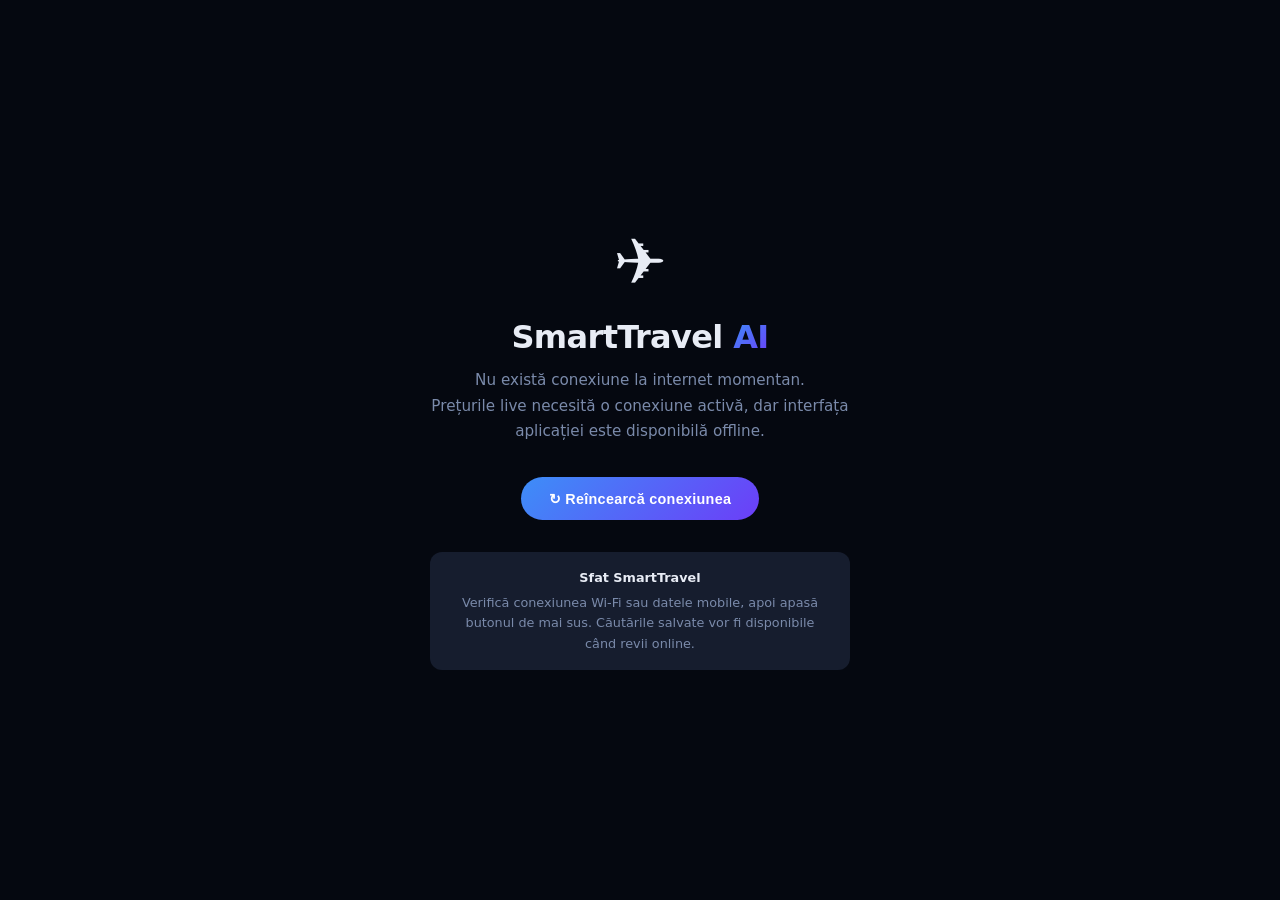
<file: offline.html>
<!DOCTYPE html>
<html lang="ro">
<head>
  <meta charset="UTF-8" />
  <meta name="viewport" content="width=device-width, initial-scale=1.0" />
  <meta name="theme-color" content="#0a0f1e" />
  <title>SmartTravel AI – Fără conexiune</title>
  <style>
    :root {
      --bg: #050810;
      --surface: #161d2e;
      --accent: #3d8ef8;
      --text: #e8ecf5;
      --muted: #7a8aaa;
    }
    * { box-sizing: border-box; margin: 0; padding: 0; }
    html, body {
      height: 100%;
      font-family: 'DM Sans', system-ui, sans-serif;
      background: var(--bg);
      color: var(--text);
      display: flex;
      align-items: center;
      justify-content: center;
      text-align: center;
      padding: 2rem;
    }
    .wrap { max-width: 420px; }
    .icon { font-size: 4rem; margin-bottom: 1.5rem; line-height: 1; }
    h1 {
      font-size: clamp(1.5rem, 5vw, 2rem);
      font-weight: 800;
      margin-bottom: 0.75rem;
      letter-spacing: -0.02em;
    }
    h1 span {
      background: linear-gradient(135deg, #3d8ef8, #6c3ef8);
      -webkit-background-clip: text;
      -webkit-text-fill-color: transparent;
      background-clip: text;
    }
    p {
      color: var(--muted);
      line-height: 1.7;
      margin-bottom: 2rem;
      font-size: 0.95rem;
    }
    .btn {
      display: inline-flex;
      align-items: center;
      gap: 0.5rem;
      padding: 0.85rem 1.75rem;
      background: linear-gradient(135deg, #3d8ef8, #6c3ef8);
      color: #fff;
      border: none;
      border-radius: 9999px;
      font-size: 0.9rem;
      font-weight: 700;
      cursor: pointer;
      letter-spacing: 0.02em;
      transition: opacity 0.2s;
    }
    .btn:hover { opacity: 0.85; }
    .info {
      margin-top: 2rem;
      padding: 1rem 1.25rem;
      background: var(--surface);
      border-radius: 12px;
      font-size: 0.8rem;
      color: var(--muted);
      line-height: 1.6;
    }
    .info strong { color: var(--text); display: block; margin-bottom: 0.25rem; }
  </style>
</head>
<body>
  <div class="wrap">
    <div class="icon">✈️</div>
    <h1>SmartTravel <span>AI</span></h1>
    <p>
      Nu există conexiune la internet momentan.<br />
      Prețurile live necesită o conexiune activă, dar interfața aplicației
      este disponibilă offline.
    </p>
    <button class="btn" onclick="window.location.reload()">
      ↻ Reîncearcă conexiunea
    </button>
    <div class="info">
      <strong>Sfat SmartTravel</strong>
      Verifică conexiunea Wi-Fi sau datele mobile, apoi apasă butonul de mai sus.
      Căutările salvate vor fi disponibile când revii online.
    </div>
  </div>
</body>
</html>
</file>
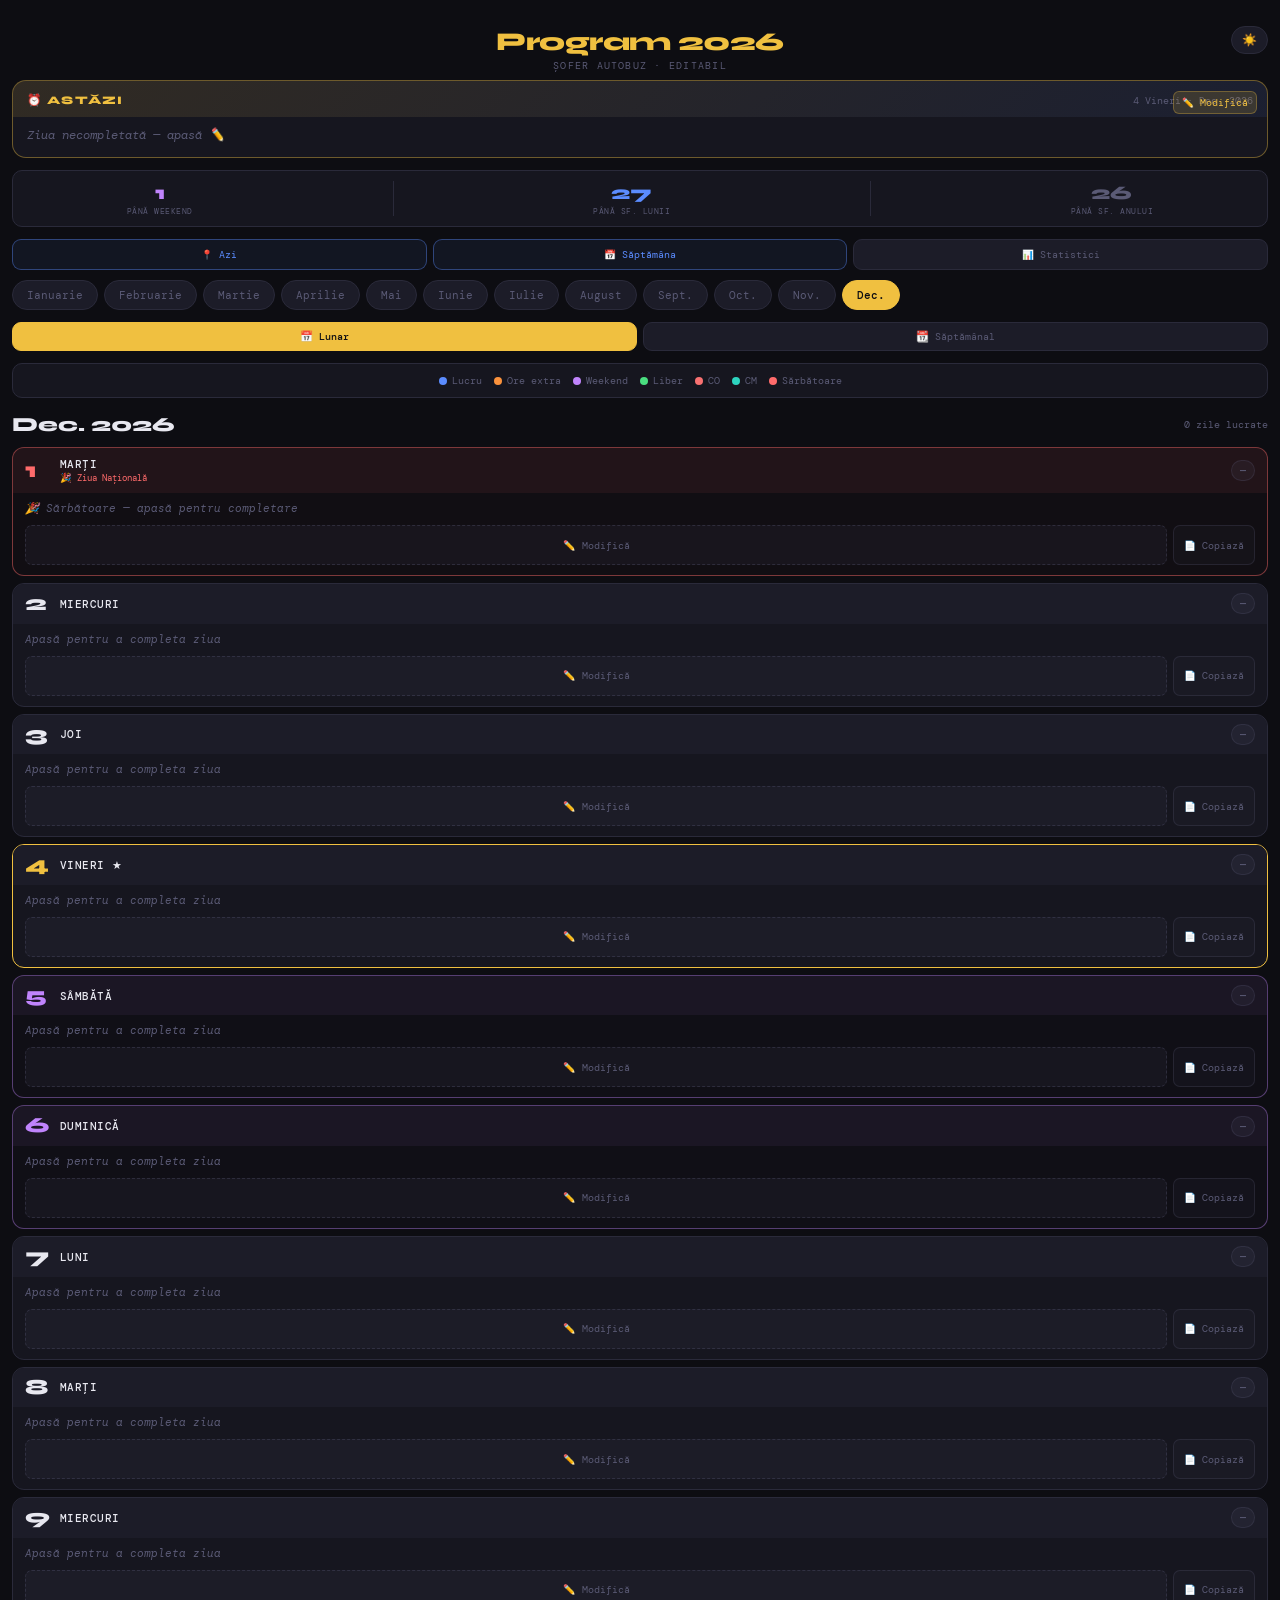
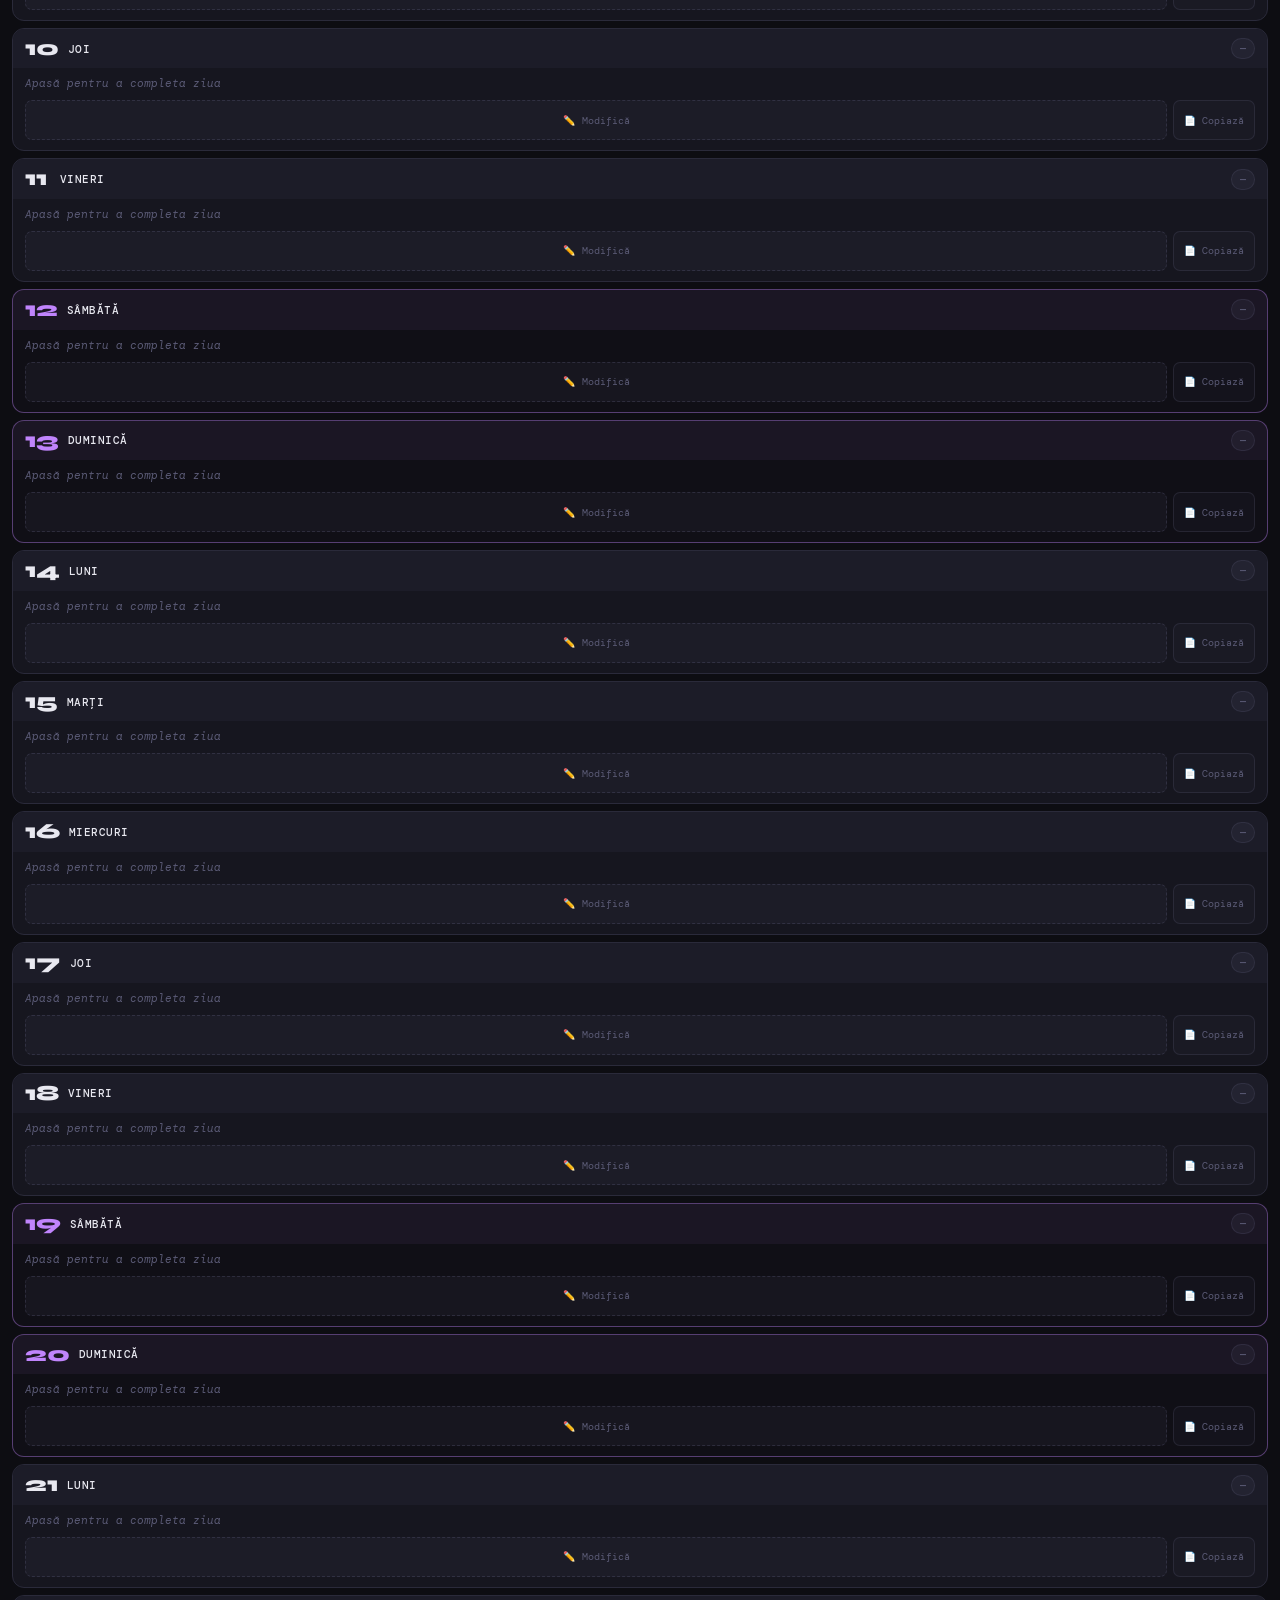
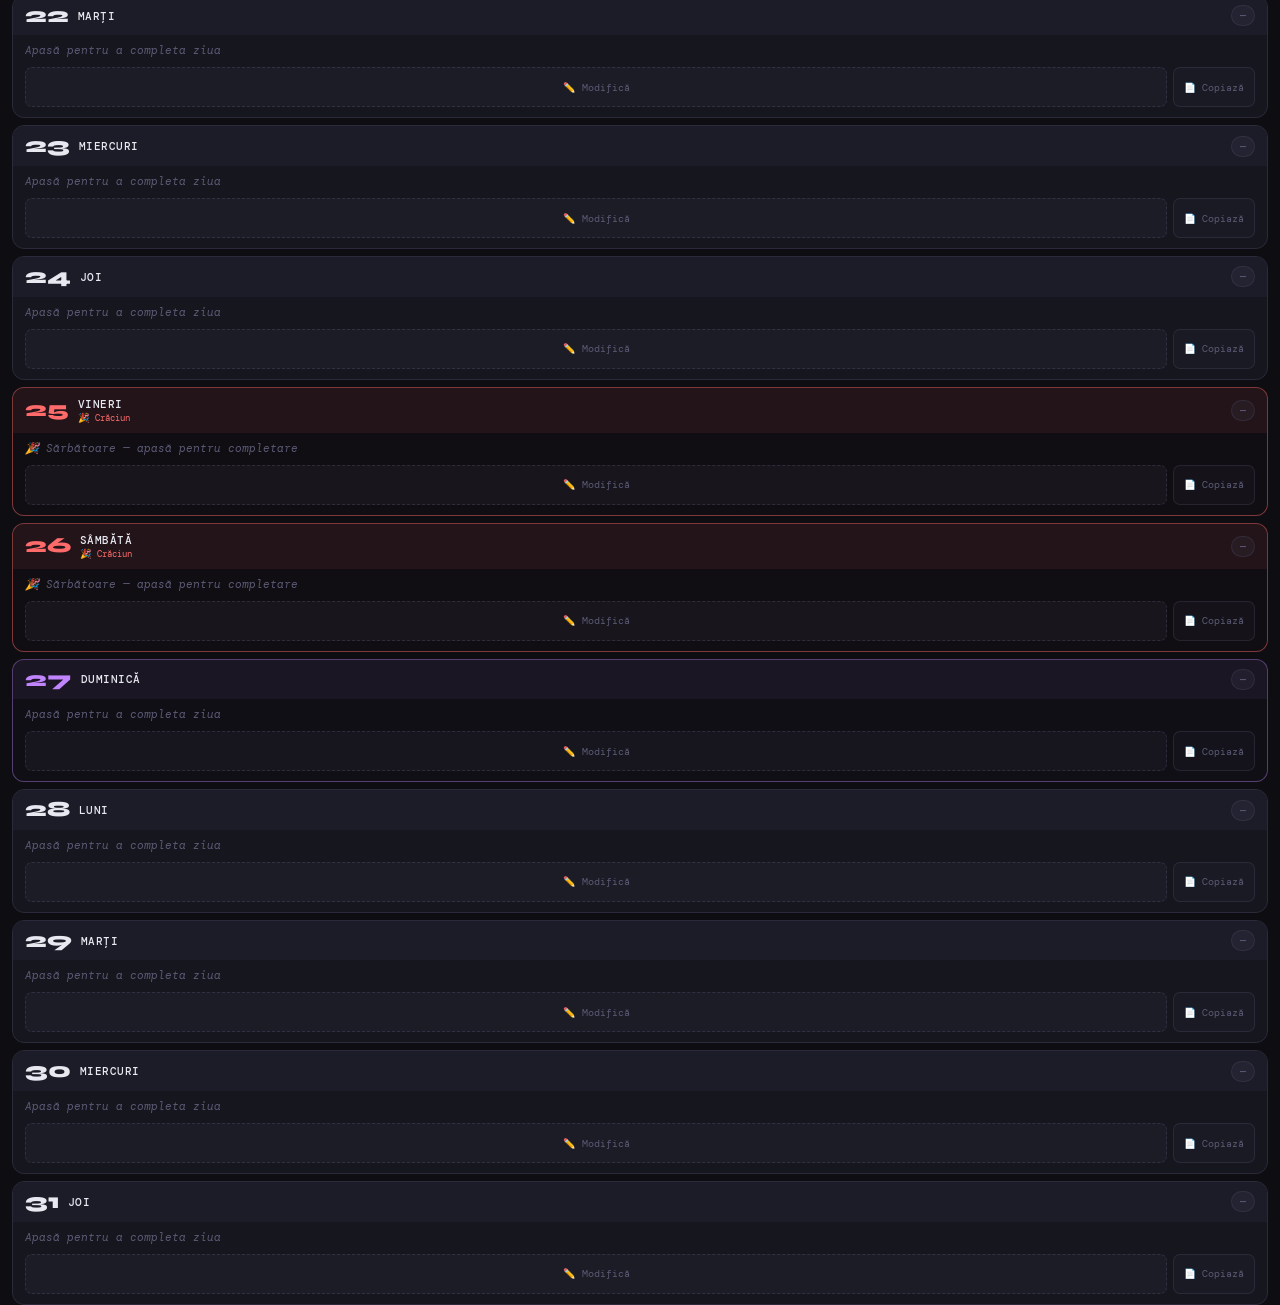
<file: ProramManeaMihai.html>
<!DOCTYPE html>
<html lang="ro">
<head>
<meta charset="UTF-8">
<meta name="viewport" content="width=device-width, initial-scale=1.0, maximum-scale=1.0, user-scalable=no">
<meta name="mobile-web-app-capable" content="yes">
<meta name="apple-mobile-web-app-capable" content="yes">
<meta name="apple-mobile-web-app-status-bar-style" content="black-translucent">
<meta name="theme-color" content="#0d0d12">
<title>Program Șofer 2026</title>
<link href="https://fonts.googleapis.com/css2?family=DM+Mono:wght@400;500&family=Syne:wght@600;800&display=swap" rel="stylesheet">
<style>
:root{
  --bg:#0d0d12;--card:#16161f;--card2:#1c1c28;--border:#2a2a3a;
  --accent:#f0c040;--blue:#5b8cff;--green:#4ade80;--red:#f87171;
  --orange:#fb923c;--purple:#c084fc;--sarb:#ff6b6b;--teal:#2dd4bf;
  --text:#e8e8f0;--muted:#5a5a75;--sub:#3a3a52;
}
body.light{
  --bg:#f4f3ef;--card:#ffffff;--card2:#f0efe9;--border:#dddbd0;
  --text:#1a1a1a;--muted:#8a8878;--sub:#cccab8;
  --accent:#c49a00;--blue:#2563eb;--green:#16a34a;--red:#dc2626;
  --orange:#ea580c;--purple:#9333ea;--sarb:#e53e3e;--teal:#0d9488;
}
*{box-sizing:border-box;margin:0;padding:0;-webkit-tap-highlight-color:transparent;}
html{-webkit-text-size-adjust:100%;height:100%;}
body{background:var(--bg);color:var(--text);font-family:'DM Mono',monospace;padding:12px;padding-bottom:max(80px,calc(env(safe-area-inset-bottom)+20px));-webkit-overflow-scrolling:touch;transition:background .2s,color .2s;}

header{text-align:center;padding:14px 0 8px;position:relative;}
header h1{font-family:'Syne',sans-serif;font-size:1.6rem;font-weight:800;color:var(--accent);letter-spacing:-0.02em;}
header p{color:var(--muted);font-size:0.65rem;text-transform:uppercase;letter-spacing:0.12em;margin-top:2px;}
.theme-btn{position:absolute;top:14px;right:0;background:var(--card2);border:1px solid var(--border);border-radius:20px;padding:6px 10px;font-size:0.75rem;cursor:pointer;color:var(--muted);}

.month-tabs{display:flex;gap:6px;overflow-x:auto;padding:0 0 12px;scrollbar-width:none;}
.month-tabs::-webkit-scrollbar{display:none;}
.month-tab{flex-shrink:0;padding:7px 14px;border-radius:20px;border:1px solid var(--border);background:var(--card2);color:var(--muted);font-family:'DM Mono',monospace;font-size:0.68rem;cursor:pointer;white-space:nowrap;}
.month-tab.active{background:var(--accent);color:#0d0d12;border-color:var(--accent);font-weight:500;}
.month-tab.has-data{border-color:rgba(91,140,255,0.5);color:var(--blue);}

.legend{display:flex;flex-wrap:wrap;gap:7px 12px;justify-content:center;margin-bottom:14px;padding:10px 12px;background:var(--card);border-radius:10px;border:1px solid var(--border);}
.li{display:flex;align-items:center;gap:5px;font-size:0.62rem;color:var(--muted);}
.dot{width:8px;height:8px;border-radius:50%;flex-shrink:0;}

.month-header{display:flex;align-items:center;justify-content:space-between;margin-bottom:10px;}
.month-title{font-family:'Syne',sans-serif;font-size:1.25rem;font-weight:800;}
.month-stats{font-size:0.62rem;color:var(--muted);}

.today-widget{background:var(--card);border:1px solid rgba(240,192,64,0.4);border-radius:14px;margin-bottom:12px;overflow:hidden;position:relative;}
.tw-header{background:linear-gradient(135deg,rgba(240,192,64,0.12),rgba(91,140,255,0.08));padding:12px 14px 10px;display:flex;align-items:center;justify-content:space-between;}
.tw-title{font-family:'Syne',sans-serif;font-size:0.72rem;font-weight:800;color:var(--accent);text-transform:uppercase;letter-spacing:0.1em;}
.tw-data{font-size:0.62rem;color:var(--muted);}
.tw-body{padding:10px 14px 14px;}
.tw-ore{font-family:'Syne',sans-serif;font-size:2rem;font-weight:800;color:var(--text);line-height:1;letter-spacing:-0.02em;}
.tw-sub{font-size:0.72rem;color:var(--accent);margin-top:4px;font-weight:500;}
.tw-extra{font-size:0.62rem;color:var(--orange);margin-top:2px;}
.tw-nota{font-size:0.62rem;color:var(--muted);margin-top:3px;font-style:italic;}
.tw-libre{font-size:1rem;color:var(--green);font-weight:500;}
.tw-co{font-size:1rem;color:var(--red);font-weight:500;}
.tw-cm{font-size:1rem;color:var(--teal);font-weight:500;}
.tw-sarb{font-size:1rem;color:var(--sarb);font-weight:500;}
.tw-gol{font-size:0.78rem;color:var(--muted);font-style:italic;}
.tw-edit{position:absolute;top:10px;right:10px;background:rgba(240,192,64,0.15);border:1px solid rgba(240,192,64,0.3);color:var(--accent);font-size:0.6rem;padding:4px 8px;border-radius:6px;cursor:pointer;font-family:'DM Mono',monospace;}

.countdown-bar{background:var(--card);border:1px solid var(--border);border-radius:10px;padding:10px 14px;margin-bottom:12px;display:flex;justify-content:space-around;text-align:center;}
.cd-item{}
.cd-val{font-family:'Syne',sans-serif;font-size:1.2rem;font-weight:800;}
.cd-lbl{font-size:0.5rem;color:var(--muted);text-transform:uppercase;letter-spacing:0.06em;margin-top:2px;}
.cd-div{width:1px;background:var(--border);}

.toolbar{display:flex;gap:6px;margin-bottom:10px;}
.tb-btn{flex:1;padding:8px 4px;border-radius:9px;border:1px solid var(--border);background:var(--card2);color:var(--muted);font-family:'DM Mono',monospace;font-size:0.6rem;cursor:pointer;text-align:center;white-space:nowrap;}
.tb-btn:active{background:rgba(91,140,255,0.1);color:var(--blue);}
.tb-btn.prim{border-color:rgba(91,140,255,0.4);color:var(--blue);background:rgba(91,140,255,0.07);}

.view-toggle{display:flex;gap:6px;margin-bottom:12px;}
.vt-btn{flex:1;padding:7px;border-radius:9px;border:1px solid var(--border);background:var(--card2);color:var(--muted);font-family:'DM Mono',monospace;font-size:0.65rem;cursor:pointer;text-align:center;}
.vt-btn.act{background:var(--accent);color:#0d0d12;border-color:var(--accent);font-weight:500;}

.stats-panel{background:var(--card);border:1px solid var(--border);border-radius:12px;padding:14px;margin-bottom:12px;display:none;}
.stats-panel.open{display:block;}
.stats-title{font-family:'Syne',sans-serif;font-size:0.72rem;font-weight:800;color:var(--text);margin-bottom:10px;text-transform:uppercase;letter-spacing:0.06em;}
.stats-grid{display:grid;grid-template-columns:1fr 1fr;gap:8px;}
.stat-box{background:var(--card2);border:1px solid var(--border);border-radius:9px;padding:9px 11px;}
.stat-val{font-family:'Syne',sans-serif;font-size:1.3rem;font-weight:800;line-height:1;}
.stat-lbl{font-size:0.56rem;color:var(--muted);text-transform:uppercase;letter-spacing:0.08em;margin-top:3px;}
.stat-full{grid-column:1/-1;}
.stats-sep{grid-column:1/-1;height:1px;background:var(--border);margin:2px 0;}
.stats-sub{grid-column:1/-1;font-size:0.55rem;color:var(--muted);text-transform:uppercase;letter-spacing:0.1em;}

.week-nav{display:flex;align-items:center;justify-content:space-between;margin-bottom:10px;padding:8px 12px;background:var(--card);border:1px solid var(--border);border-radius:10px;}
.week-nav-btn{background:none;border:none;color:var(--muted);font-size:1.1rem;cursor:pointer;padding:4px 10px;}
.week-label{font-family:'Syne',sans-serif;font-size:0.8rem;font-weight:800;color:var(--text);}
.week-grid{display:grid;grid-template-columns:repeat(7,1fr);gap:4px;margin-bottom:12px;}
.wg-day{border-radius:9px;border:1px solid var(--border);background:var(--card2);padding:7px 3px;text-align:center;cursor:pointer;min-height:72px;display:flex;flex-direction:column;align-items:center;gap:2px;}
.wg-day.today{border-color:var(--accent);}
.wg-day.we{border-color:rgba(192,132,252,0.35);background:rgba(192,132,252,0.04);}
.wg-day.sarb-d{border-color:rgba(255,107,107,0.35);}
.wg-day.empty{opacity:0.25;pointer-events:none;}
.wg-dn{font-size:0.48rem;color:var(--muted);text-transform:uppercase;letter-spacing:0.04em;}
.wg-num{font-family:'Syne',sans-serif;font-size:1rem;font-weight:800;line-height:1;}
.wg-num.td{color:var(--accent);}
.wg-num.we{color:var(--purple);}
.wg-dot{width:6px;height:6px;border-radius:50%;margin-top:2px;}
.wg-ore{font-size:0.46rem;color:var(--muted);margin-top:1px;line-height:1.4;}
.week-stats{display:grid;grid-template-columns:repeat(3,1fr);gap:8px;margin-bottom:14px;}
.ws-box{background:var(--card);border:1px solid var(--border);border-radius:9px;padding:8px 10px;text-align:center;}
.ws-val{font-family:'Syne',sans-serif;font-size:1.1rem;font-weight:800;}
.ws-lbl{font-size:0.5rem;color:var(--muted);text-transform:uppercase;letter-spacing:0.06em;margin-top:2px;}

.day-card{background:var(--card);border:1px solid var(--border);border-radius:12px;margin-bottom:7px;overflow:hidden;}
.day-card.today-card{border-color:var(--accent);}
.day-card.sarb-card{border-color:rgba(255,107,107,0.45);background:rgba(255,107,107,0.02);}
.day-card.sarb-card .day-header{background:rgba(255,107,107,0.07);}
.day-card.we-card{border-color:rgba(192,132,252,0.4);background:rgba(192,132,252,0.02);}
.day-card.we-card .day-header{background:rgba(192,132,252,0.06);}
.day-header{display:flex;align-items:center;justify-content:space-between;padding:9px 12px;background:var(--card2);}
.day-left{display:flex;align-items:center;gap:9px;}
.day-num{font-family:'Syne',sans-serif;font-size:1.35rem;font-weight:800;min-width:26px;line-height:1;}
.today-num{color:var(--accent);}
.sarb-num{color:var(--sarb);}
.we-num{color:var(--purple);}
.day-name{font-size:0.7rem;font-weight:500;text-transform:uppercase;letter-spacing:0.04em;}
.sarb-lbl{font-size:0.58rem;color:var(--sarb);margin-top:1px;}
.day-type-lbl{font-size:0.56rem;color:var(--muted);margin-top:1px;}
.right-col{display:flex;flex-direction:column;align-items:flex-end;gap:4px;}
.tur-badge{font-size:0.6rem;padding:3px 8px;border-radius:20px;font-weight:500;white-space:nowrap;}
.tb-lucru{background:rgba(91,140,255,0.15);color:var(--blue);border:1px solid rgba(91,140,255,0.3);}
.tb-libre{background:rgba(74,222,128,0.1);color:var(--green);border:1px solid rgba(74,222,128,0.2);}
.tb-co{background:rgba(248,113,113,0.1);color:var(--red);border:1px solid rgba(248,113,113,0.2);}
.tb-cm{background:rgba(45,212,191,0.1);color:var(--teal);border:1px solid rgba(45,212,191,0.25);}
.tb-sarb{background:rgba(255,107,107,0.12);color:var(--sarb);border:1px solid rgba(255,107,107,0.3);}
.tb-gol{background:rgba(90,90,117,0.12);color:var(--muted);border:1px solid rgba(90,90,117,0.25);}
.extra-badge{font-size:0.52rem;padding:2px 6px;border-radius:10px;background:rgba(251,146,60,0.15);color:var(--orange);border:1px solid rgba(251,146,60,0.3);}

.shift-display{padding:8px 12px 6px;}
.shift-block{border-radius:8px;padding:10px 14px;background:rgba(91,140,255,0.06);border:1px solid rgba(91,140,255,0.35);}
.s-lbl{font-size:0.5rem;text-transform:uppercase;letter-spacing:0.1em;margin-bottom:4px;color:var(--blue);}
.linie-info{font-size:0.68rem;color:var(--accent);font-weight:500;margin-bottom:5px;}
.ore-row{display:flex;align-items:center;gap:4px;}
.t{font-size:1.08rem;font-weight:500;color:var(--text);}
.sep{color:var(--muted);font-size:0.68rem;}
.ore-extra{font-size:0.6rem;color:var(--orange);margin-top:5px;}
.nota-display{font-size:0.62rem;color:var(--muted);font-style:italic;margin-top:6px;padding-top:6px;border-top:1px solid var(--border);}

.state-block{padding:8px 12px 10px;font-size:0.7rem;}
.st-libre{color:var(--green);}
.st-co{color:var(--red);}
.st-cm{color:var(--teal);}
.st-sarb{color:var(--sarb);}
.st-gol{color:var(--muted);font-style:italic;}

.day-actions{display:flex;gap:6px;padding:0 12px 10px;}
.edit-btn{flex:1;background:rgba(90,90,117,0.1);border:1px dashed rgba(90,90,117,0.35);color:var(--muted);font-family:'DM Mono',monospace;font-size:0.63rem;padding:9px 6px;border-radius:7px;cursor:pointer;text-align:center;min-height:40px;}
.edit-btn:active{background:rgba(91,140,255,0.1);color:var(--blue);}
.copy-btn{background:rgba(90,90,117,0.07);border:1px solid rgba(90,90,117,0.25);color:var(--muted);font-family:'DM Mono',monospace;font-size:0.6rem;padding:9px 10px;border-radius:7px;cursor:pointer;white-space:nowrap;}
.copy-btn.paste-mode{border-color:rgba(240,192,64,0.5);color:var(--accent);background:rgba(240,192,64,0.08);}

.modal-overlay{display:none;position:fixed;inset:0;background:rgba(0,0,0,0.92);z-index:100;align-items:flex-end;justify-content:center;}
.modal-overlay.active{display:flex;}
.modal{background:var(--card);border:1px solid var(--border);border-radius:20px 20px 0 0;padding:20px 16px 44px;width:100%;max-width:500px;max-height:92vh;overflow-y:auto;-webkit-overflow-scrolling:touch;overscroll-behavior:contain;}
.modal-title{font-family:'Syne',sans-serif;font-size:1.1rem;font-weight:800;color:var(--accent);margin-bottom:2px;}
.modal-sub{font-size:0.6rem;color:var(--muted);margin-bottom:14px;}
.m-lbl{font-size:0.58rem;color:var(--muted);text-transform:uppercase;letter-spacing:0.1em;display:block;margin:12px 0 6px;}
.m-div{height:1px;background:var(--border);margin:10px 0 12px;}
.quick-grid{display:grid;grid-template-columns:repeat(5,1fr);gap:5px;}
.q-btn{padding:8px 2px;border-radius:9px;border:1px solid var(--border);background:var(--card2);font-family:'DM Mono',monospace;font-size:0.56rem;cursor:pointer;text-align:center;color:var(--muted);}
.q-libre{border-color:rgba(74,222,128,0.4);color:var(--green);}
.q-co{border-color:rgba(248,113,113,0.4);color:var(--red);}
.q-cm{border-color:rgba(45,212,191,0.4);color:var(--teal);}
.q-sarb{border-color:rgba(255,107,107,0.4);color:var(--sarb);}
.q-del{border-color:rgba(90,90,117,0.35);color:var(--muted);}
.inp-row{display:grid;grid-template-columns:1fr 1fr;gap:8px;margin-bottom:8px;}
.inp-group{display:flex;flex-direction:column;gap:4px;}
.inp-lbl{font-size:0.52rem;color:var(--muted);text-transform:uppercase;letter-spacing:0.08em;}
.inp{width:100%;background:var(--card2);border:1px solid var(--border);border-radius:8px;color:var(--text);font-family:'DM Mono',monospace;font-size:0.85rem;padding:10px;outline:none;-webkit-appearance:none;appearance:none;}
.inp:focus{border-color:var(--accent);}
.inp::placeholder{color:var(--muted);}
input[type="time"].inp::-webkit-calendar-picker-indicator{filter:invert(0.5);}
textarea.inp{resize:none;font-size:0.78rem;line-height:1.5;}
.preview{background:var(--card2);border:1px solid var(--sub);border-radius:9px;padding:12px;margin:12px 0;min-height:52px;display:flex;flex-direction:column;align-items:center;justify-content:center;gap:4px;text-align:center;}
.pv-ore{color:var(--text);font-size:1.1rem;font-weight:500;}
.pv-linie{color:var(--accent);font-size:0.78rem;font-weight:500;}
.pv-extra{color:var(--orange);font-size:0.65rem;}
.pv-empty{color:var(--muted);font-size:0.66rem;}
.modal-btns{display:grid;grid-template-columns:1fr 1fr;gap:8px;margin-top:14px;}
.btn-save{padding:16px 12px;border-radius:10px;border:none;background:var(--blue);color:#fff;font-family:'DM Mono',monospace;font-size:0.78rem;font-weight:500;cursor:pointer;min-height:50px;}
.btn-cancel{padding:16px 12px;border-radius:10px;border:1px solid var(--border);background:transparent;color:var(--muted);font-family:'DM Mono',monospace;font-size:0.78rem;cursor:pointer;min-height:50px;}

.toast{position:fixed;bottom:28px;left:50%;transform:translateX(-50%);background:var(--accent);color:#0d0d12;font-family:'DM Mono',monospace;font-size:0.72rem;font-weight:500;padding:9px 20px;border-radius:20px;z-index:300;opacity:0;transition:opacity .25s;pointer-events:none;white-space:nowrap;}
.toast.show{opacity:1;}
</style>
</head>
<body>

<header>
  <h1>Program 2026</h1>
  <p>Șofer autobuz · Editabil</p>
  <button class="theme-btn" onclick="toggleTheme()" id="theme-btn">☀️</button>
</header>

<div class="today-widget" id="today-widget"></div>
<div class="countdown-bar" id="countdown-bar"></div>

<div class="toolbar">
  <button class="tb-btn prim" onclick="jumpToToday()">📍 Azi</button>
  <button class="tb-btn prim" onclick="jumpToWeek()">📅 Săptămâna</button>
  <button class="tb-btn" onclick="toggleStats()">📊 Statistici</button>
</div>

<div class="stats-panel" id="stats-panel">
  <div class="stats-title" id="stats-title">Statistici</div>
  <div class="stats-grid" id="stats-grid"></div>
</div>

<div class="month-tabs" id="month-tabs"></div>

<div class="view-toggle">
  <button class="vt-btn act" id="vt-luna" onclick="setView('luna')">📅 Lunar</button>
  <button class="vt-btn" id="vt-sapt" onclick="setView('sapt')">📆 Săptămânal</button>
</div>

<div class="legend">
  <div class="li"><div class="dot" style="background:var(--blue)"></div>Lucru</div>
  <div class="li"><div class="dot" style="background:var(--orange)"></div>Ore extra</div>
  <div class="li"><div class="dot" style="background:var(--purple)"></div>Weekend</div>
  <div class="li"><div class="dot" style="background:var(--green)"></div>Liber</div>
  <div class="li"><div class="dot" style="background:var(--red)"></div>CO</div>
  <div class="li"><div class="dot" style="background:var(--teal)"></div>CM</div>
  <div class="li"><div class="dot" style="background:var(--sarb)"></div>Sărbătoare</div>
</div>

<div id="month-view"></div>

<!-- MODAL -->
<div class="modal-overlay" id="modal">
  <div class="modal">
    <div class="modal-title" id="mtitle"></div>
    <div class="modal-sub" id="msub"></div>
    <span class="m-lbl">Acțiuni rapide</span>
    <div class="quick-grid">
      <button class="q-btn q-libre" onclick="setQ('liber')">🟢 Liber</button>
      <button class="q-btn q-co" onclick="setQ('co')">🔴 CO</button>
      <button class="q-btn q-cm" onclick="setQ('cm')">🏥 CM</button>
      <button class="q-btn q-sarb" onclick="setQ('sarb')">🎉 Sarb.</button>
      <button class="q-btn q-del" onclick="setQ('gol')">✕ Șterge</button>
    </div>
    <div class="m-div"></div>
    <span class="m-lbl">Completează tura</span>
    <div class="inp-row">
      <div class="inp-group">
        <span class="inp-lbl">Linia</span>
        <input class="inp" id="inp-linie" type="text" placeholder="335" maxlength="8" oninput="updatePreview()">
      </div>
      <div class="inp-group">
        <span class="inp-lbl">Tur</span>
        <input class="inp" id="inp-tur" type="text" placeholder="4" maxlength="6" oninput="updatePreview()">
      </div>
    </div>
    <div class="inp-row">
      <div class="inp-group">
        <span class="inp-lbl">Ora start</span>
        <input class="inp" id="inp-start" type="time" oninput="updatePreview()">
      </div>
      <div class="inp-group">
        <span class="inp-lbl">Ora finish</span>
        <input class="inp" id="inp-end" type="time" oninput="updatePreview()">
      </div>
    </div>
    <div class="inp-group" style="margin-bottom:8px">
      <span class="inp-lbl">Notă (opțional)</span>
      <textarea class="inp" id="inp-nota" rows="2" placeholder="ex: schimb cu Ionescu, mașina 214..."></textarea>
    </div>
    <div class="preview" id="preview">
      <span class="pv-empty">Completează datele de mai sus</span>
    </div>
    <div class="modal-btns">
      <button class="btn-cancel" onclick="closeM()">Anulează</button>
      <button class="btn-save" onclick="saveD()">✓ Salvează</button>
    </div>
  </div>
</div>

<div class="toast" id="toast"></div>

<script>
const SARB={
  "2026-1-1":"Anul Nou","2026-1-2":"Anul Nou",
  "2026-4-10":"Vinerea Mare","2026-4-12":"Paște","2026-4-13":"Paște",
  "2026-5-1":"Ziua Muncii","2026-5-3":"Duminica Tomii",
  "2026-6-1":"Ziua Copilului","2026-6-11":"Înălțarea",
  "2026-6-21":"Rusalii","2026-6-22":"Rusalii",
  "2026-8-15":"Sf. Maria","2026-11-30":"Sf. Andrei",
  "2026-12-1":"Ziua Națională","2026-12-25":"Crăciun","2026-12-26":"Crăciun"
};
const LUNI=[
  {i:0,n:"Ianuarie",a:2026,l:1,z:31},{i:1,n:"Februarie",a:2026,l:2,z:28},
  {i:2,n:"Martie",a:2026,l:3,z:31},{i:3,n:"Aprilie",a:2026,l:4,z:30},
  {i:4,n:"Mai",a:2026,l:5,z:31},{i:5,n:"Iunie",a:2026,l:6,z:30},
  {i:6,n:"Iulie",a:2026,l:7,z:31},{i:7,n:"August",a:2026,l:8,z:31},
  {i:8,n:"Sept.",a:2026,l:9,z:30},{i:9,n:"Oct.",a:2026,l:10,z:31},
  {i:10,n:"Nov.",a:2026,l:11,z:30},{i:11,n:"Dec.",a:2026,l:12,z:31}
];
const ZN=["Duminică","Luni","Marți","Miercuri","Joi","Vineri","Sâmbătă"];
const ZNS=["Du","Lu","Ma","Mi","Jo","Vi","Sâ"];
const TODAY=new Date();
const NORMA=8*60;

let MEM={};
try{const d=localStorage.getItem('program_sofer_2026');if(d)MEM=JSON.parse(d)||{};}catch(e){}
function _save(){try{localStorage.setItem('program_sofer_2026',JSON.stringify(MEM));}catch(e){}}
function nz(a,l,z){return ZN[new Date(a,l-1,z).getDay()];}
function isWE(a,l,z){const d=new Date(a,l-1,z).getDay();return d===0||d===6;}
function isTD(a,l,z){return TODAY.getFullYear()===a&&TODAY.getMonth()===l-1&&TODAY.getDate()===z;}
function gs(a,l,z){return MEM[`${a}-${l}-${z}`]||{t:'gol'};}
function ss(a,l,z,v){if(v.t==='gol'){delete MEM[`${a}-${l}-${z}`];}else{MEM[`${a}-${l}-${z}`]=v;}_save();}
function getSarb(a,l,z){return SARB[`${a}-${l}-${z}`]||null;}
function calcOre(i,r){
  if(!i||!r)return 0;
  const[ih,im]=i.split(':').map(Number);const[rh,rm]=r.split(':').map(Number);
  let s=ih*60+im,e=rh*60+rm;if(e<=s)e+=1440;return e-s;
}
function fmtOre(min){if(min<=0)return'0h';const h=Math.floor(min/60),m=min%60;return m>0?`${h}h ${m}m`:`${h}h`;}
function extraMin(min){return Math.max(0,min-NORMA);}

// THEME
let dark=true;
try{const t=localStorage.getItem('theme_sofer');if(t)dark=(t==='dark');}catch(e){}
function applyTheme(){document.body.classList.toggle('light',!dark);document.getElementById('theme-btn').textContent=dark?'☀️':'🌙';}
function toggleTheme(){dark=!dark;try{localStorage.setItem('theme_sofer',dark?'dark':'light');}catch(e){}applyTheme();}
applyTheme();

// VIEW
let view='luna',weekOff=0;
function setView(v){
  view=v;
  document.getElementById('vt-luna').className='vt-btn'+(v==='luna'?' act':'');
  document.getElementById('vt-sapt').className='vt-btn'+(v==='sapt'?' act':'');
  if(v==='sapt'){weekOff=0;renderWeek();}else rMonth();
}

// COUNTDOWN
function renderCountdown(){
  const now=new Date();
  const dow=now.getDay();
  const toWE=dow===0||dow===6?0:(6-dow);
  const toEM=new Date(now.getFullYear(),now.getMonth()+1,0).getDate()-now.getDate();
  const toEY=Math.round((new Date(now.getFullYear(),11,31)-now)/86400000);
  document.getElementById('countdown-bar').innerHTML=`
    <div class="cd-item"><div class="cd-val" style="color:var(--purple)">${toWE===0?'🎉':toWE}</div><div class="cd-lbl">până weekend</div></div>
    <div class="cd-div"></div>
    <div class="cd-item"><div class="cd-val" style="color:var(--blue)">${toEM}</div><div class="cd-lbl">până sf. lunii</div></div>
    <div class="cd-div"></div>
    <div class="cd-item"><div class="cd-val" style="color:var(--muted)">${toEY}</div><div class="cd-lbl">până sf. anului</div></div>`;
}

// TABS
function rTabs(){
  const tabs=document.getElementById('month-tabs');tabs.innerHTML='';
  LUNI.forEach((l,i)=>{
    const hd=Object.keys(MEM).some(k=>k.startsWith(`${l.a}-${l.l}-`));
    const b=document.createElement('button');
    b.className='month-tab'+(i===window.LA?' active':'')+(hd?' has-data':'');
    b.textContent=l.n;
    b.onclick=()=>{window.LA=i;rTabs();view==='luna'?rMonth():(weekOff=0,renderWeek());};
    tabs.appendChild(b);
  });
}

// WEEK VIEW
function getWeekStart(off){
  const luna=LUNI[window.LA];
  const fd=new Date(luna.a,luna.l-1,1).getDay();
  const fm=fd===1?1:fd===0?2:(9-fd);
  return fm+off*7;
}
function renderWeek(){
  const v=document.getElementById('month-view');v.innerHTML='';
  const luna=LUNI[window.LA];
  const ws=getWeekStart(weekOff);

  const nav=document.createElement('div');nav.className='week-nav';
  nav.innerHTML=`<button class="week-nav-btn" onclick="prevWeek()">◀</button><div class="week-label">${luna.n} ${luna.a} · Săpt. ${weekOff+1}</div><button class="week-nav-btn" onclick="nextWeek()">▶</button>`;
  v.appendChild(nav);

  const grid=document.createElement('div');grid.className='week-grid';
  let wMin=0,wLucru=0,wExtra=0;
  const days=[];
  for(let i=0;i<7;i++){const d=ws+i;days.push((d>=1&&d<=luna.z)?d:null);}

  days.forEach(d=>{
    const cell=document.createElement('div');
    if(!d){cell.className='wg-day empty';grid.appendChild(cell);return;}
    const s=gs(luna.a,luna.l,d);
    const sarb=getSarb(luna.a,luna.l,d);
    const td=isTD(luna.a,luna.l,d);
    const we=isWE(luna.a,luna.l,d);
    let cls='wg-day'+(td?' today':sarb?' sarb-d':we?' we':'');
    cell.className=cls;
    cell.onclick=()=>openM(luna.a,luna.l,d);
    const numCls='wg-num'+(td?' td':we?' we':'');
    let dotClr='transparent',oreHtml='';
    if(s.t==='lucru'){dotClr='var(--blue)';const m=calcOre(s.start,s.end);wMin+=m;wLucru++;wExtra+=extraMin(m);oreHtml=s.start?`<div class="wg-ore">${s.start}<br>${s.end||''}</div>`:''}
    else if(s.t==='liber')dotClr='var(--green)';
    else if(s.t==='co')dotClr='var(--red)';
    else if(s.t==='cm')dotClr='var(--teal)';
    else if(s.t==='sarb'||sarb)dotClr='var(--sarb)';
    cell.innerHTML=`<div class="wg-dn">${ZNS[new Date(luna.a,luna.l-1,d).getDay()]}</div><div class="${numCls}">${d}</div><div class="wg-dot" style="background:${dotClr}"></div>${oreHtml}`;
    grid.appendChild(cell);
  });
  v.appendChild(grid);

  const ws2=document.createElement('div');ws2.className='week-stats';
  ws2.innerHTML=`
    <div class="ws-box"><div class="ws-val" style="color:var(--green)">${fmtOre(wMin)}</div><div class="ws-lbl">Total ore</div></div>
    <div class="ws-box"><div class="ws-val" style="color:var(--blue)">${wLucru}</div><div class="ws-lbl">Zile lucrate</div></div>
    <div class="ws-box"><div class="ws-val" style="color:var(--orange)">${fmtOre(wExtra)}</div><div class="ws-lbl">Ore extra</div></div>`;
  v.appendChild(ws2);

  days.forEach(d=>{if(d)v.appendChild(rDay(luna.a,luna.l,d));});
}
function prevWeek(){weekOff=Math.max(0,weekOff-1);renderWeek();}
function nextWeek(){weekOff++;renderWeek();}

// MONTH
function rMonth(){
  const luna=LUNI[window.LA];
  const v=document.getElementById('month-view');v.innerHTML='';
  let lc=0,tMin=0;
  for(let d=1;d<=luna.z;d++){const s=gs(luna.a,luna.l,d);if(s.t==='lucru'){lc++;tMin+=calcOre(s.start,s.end);}}
  const h=document.createElement('div');h.className='month-header';
  const oreStr=tMin>0?` · <span style="color:var(--green)">${fmtOre(tMin)}</span>`:'';
  h.innerHTML=`<div class="month-title">${luna.n} ${luna.a}</div><div class="month-stats">${lc} zile lucrate${oreStr}</div>`;
  v.appendChild(h);
  for(let d=1;d<=luna.z;d++)v.appendChild(rDay(luna.a,luna.l,d));
  if(tMin>0){
    const f=document.createElement('div');
    f.style.cssText='margin:14px 0 8px;padding:12px 16px;background:var(--card);border:1px solid var(--border);border-radius:12px;display:flex;justify-content:space-between;align-items:center;';
    f.innerHTML=`<div style="font-size:0.65rem;color:var(--muted);text-transform:uppercase;letter-spacing:0.1em">Total ore lucrate</div><div style="font-family:'Syne',sans-serif;font-size:1.4rem;font-weight:800;color:var(--green)">${fmtOre(tMin)}</div>`;
    v.appendChild(f);
  }
}

// DAY
let clipboard=null;
function rDay(a,luna,z){
  const s=gs(a,luna,z);
  const sarb=getSarb(a,luna,z);
  const td=isTD(a,luna,z);
  const nZ=nz(a,luna,z);
  const we=isWE(a,luna,z);
  const ore=s.t==='lucru'?calcOre(s.start,s.end):0;
  const ex=extraMin(ore);

  const card=document.createElement('div');
  let cls='day-card';
  if(td)cls+=' today-card';
  else if(sarb&&s.t==='gol')cls+=' sarb-card';
  else if(we&&!sarb)cls+=' we-card';
  card.className=cls;

  let bc='tb-gol',bt='—';
  if(s.t==='liber'){bc='tb-libre';bt='Liber';}
  else if(s.t==='co'){bc='tb-co';bt='CO';}
  else if(s.t==='cm'){bc='tb-cm';bt='CM';}
  else if(s.t==='sarb'){bc='tb-sarb';bt='Sărbătoare';}
  else if(s.t==='lucru'){bc='tb-lucru';bt=s.linie?'L'+s.linie+(s.tur?' T'+s.tur:''):'Lucru';}

  const numCls='day-num'+(td?' today-num':'')+(sarb?' sarb-num':we?' we-num':'');
  const sublbl=s.t==='lucru'&&(s.start||s.end)?`${s.start||'?'} → ${s.end||'?'}`:'';
  const exBadge=ex>0?`<span class="extra-badge">+${fmtOre(ex)}</span>`:'';
  const isPasteMode=!!clipboard;

  let html=`<div class="day-header">
    <div class="day-left">
      <div class="${numCls}">${z}</div>
      <div>
        <div class="day-name">${nZ}${td?' ★':''}</div>
        ${sarb?`<div class="sarb-lbl">🎉 ${sarb}</div>`:''}
        ${sublbl?`<div class="day-type-lbl">${sublbl}</div>`:''}
      </div>
    </div>
    <div class="right-col"><span class="tur-badge ${bc}">${bt}</span>${exBadge}</div>
  </div>`;

  if(s.t==='sarb')html+=`<div class="state-block st-sarb">🎉 Sărbătoare legală${sarb?' — '+sarb:''}</div>`;
  else if(s.t==='co')html+=`<div class="state-block st-co">🔴 Concediu de odihnă</div>`;
  else if(s.t==='cm')html+=`<div class="state-block st-cm">🏥 Concediu medical</div>`;
  else if(s.t==='liber')html+=`<div class="state-block st-libre">🟢 Zi liberă</div>`;
  else if(s.t==='lucru'){
    const lt=s.linie?'Linia '+s.linie+(s.tur?', Tur '+s.tur:''):'Tură completată';
    html+=`<div class="shift-display"><div class="shift-block">
      <div class="s-lbl">🚌 Tură de lucru</div>
      <div class="linie-info">${lt}</div>
      <div class="ore-row"><span class="t">${s.start||'--:--'}</span><span class="sep">→</span><span class="t">${s.end||'--:--'}</span>${ore>0?`<span style="font-size:0.6rem;color:var(--muted);margin-left:6px">${fmtOre(ore)}</span>`:''}</div>
      ${ex>0?`<div class="ore-extra">⚡ +${fmtOre(ex)} ore suplimentare față de norma 8h</div>`:''}
      ${s.nota?`<div class="nota-display">📝 ${s.nota}</div>`:''}
    </div></div>`;
  } else {
    html+=`<div class="state-block st-gol">${sarb?'🎉 Sărbătoare — apasă pentru completare':'Apasă pentru a completa ziua'}</div>`;
  }

  html+=`<div class="day-actions">
    <button class="edit-btn" onclick="openM(${a},${luna},${z})">✏️ Modifică</button>
    <button class="copy-btn${isPasteMode?' paste-mode':''}" onclick="handleCopy(${a},${luna},${z})">${isPasteMode?'📋 Lipește':'📄 Copiază'}</button>
  </div>`;
  card.innerHTML=html;
  return card;
}

// CLIPBOARD
function handleCopy(a,luna,z){
  const s=gs(a,luna,z);
  if(clipboard){
    if(s.t!=='gol'&&!confirm('Ziua are deja date. Suprascrii?'))return;
    ss(a,luna,z,{...clipboard});
    clipboard=null;
    showToast('✅ Tură lipită!');
  } else {
    if(s.t!=='lucru'){showToast('⚠️ Nimic de copiat — completează mai întâi tura');return;}
    clipboard={...s};
    showToast('📄 Copiat! Apasă Lipește pe altă zi');
  }
  refresh();
}

function showToast(msg){
  const t=document.getElementById('toast');
  t.textContent=msg;t.classList.add('show');
  setTimeout(()=>t.classList.remove('show'),2800);
}

// MODAL
let mA,mL,mZ;
function openM(a,l,z){
  mA=a;mL=l;mZ=z;
  const s=gs(a,l,z);
  const sarb=getSarb(a,l,z);
  const lo=LUNI.find(x=>x.l===l&&x.a===a);
  document.getElementById('mtitle').textContent=`${z} ${nz(a,l,z)}`;
  document.getElementById('msub').textContent=(sarb?'🎉 '+sarb+' · ':'')+lo?.n+' '+a;
  document.getElementById('inp-linie').value=s.linie||'';
  document.getElementById('inp-tur').value=s.tur||'';
  document.getElementById('inp-start').value=s.start||'';
  document.getElementById('inp-end').value=s.end||'';
  document.getElementById('inp-nota').value=s.nota||'';
  updatePreview();
  document.getElementById('modal').classList.add('active');
}
function closeM(){document.getElementById('modal').classList.remove('active');}
function updatePreview(){
  const linie=document.getElementById('inp-linie').value.trim();
  const tur=document.getElementById('inp-tur').value.trim();
  const start=document.getElementById('inp-start').value;
  const end=document.getElementById('inp-end').value;
  const box=document.getElementById('preview');
  if(!linie&&!tur&&!start&&!end){box.innerHTML='<span class="pv-empty">Completează datele de mai sus</span>';return;}
  const lt=linie?'Linia '+linie+(tur?', Tur '+tur:''):(tur?'Tur '+tur:'');
  const min=calcOre(start,end);
  const ex=extraMin(min);
  const ot=(start&&end)?`${start} → ${end} (${fmtOre(min)})`:(start||end?`${start||'?'} → ${end||'?'}`:'');
  box.innerHTML=`${lt?`<span class="pv-linie">🚌 ${lt}</span>`:''}${ot?`<span class="pv-ore">${ot}</span>`:''}${ex>0?`<span class="pv-extra">⚡ +${fmtOre(ex)} ore suplimentare</span>`:''}`;
}
function setQ(t){ss(mA,mL,mZ,{t});refresh();closeM();}
function saveD(){
  const linie=document.getElementById('inp-linie').value.trim();
  const tur=document.getElementById('inp-tur').value.trim();
  const start=document.getElementById('inp-start').value;
  const end=document.getElementById('inp-end').value;
  const nota=document.getElementById('inp-nota').value.trim();
  if(!linie&&!tur&&!start&&!end){closeM();return;}
  ss(mA,mL,mZ,{t:'lucru',linie,tur,start,end,nota});
  refresh();closeM();
}
document.getElementById('modal').addEventListener('click',function(e){if(e.target===this)closeM();});

// WIDGET AZI
function renderTodayWidget(){
  const w=document.getElementById('today-widget');
  const a=TODAY.getFullYear(),l=TODAY.getMonth()+1,z=TODAY.getDate();
  const lo=LUNI.find(x=>x.a===a&&x.l===l);
  if(!lo){w.style.display='none';return;}
  w.style.display='';
  const s=gs(a,l,z);const sarb=getSarb(a,l,z);
  const nZ=ZN[new Date(a,l-1,z).getDay()];
  let body='';
  if(s.t==='liber')body=`<div class="tw-libre">🟢 Zi liberă</div>`;
  else if(s.t==='co')body=`<div class="tw-co">🔴 Concediu de odihnă</div>`;
  else if(s.t==='cm')body=`<div class="tw-cm">🏥 Concediu medical</div>`;
  else if(s.t==='sarb')body=`<div class="tw-sarb">🎉 ${sarb||'Sărbătoare'}</div>`;
  else if(s.t==='lucru'){
    const ore=calcOre(s.start,s.end);const ex=extraMin(ore);
    const lt=s.linie?'Linia '+s.linie+(s.tur?', Tur '+s.tur:''):(s.tur?'Tur '+s.tur:'Tură');
    body=`<div class="tw-ore">${s.start||'--:--'} <span style="font-size:1rem;color:var(--muted)">→</span> ${s.end||'--:--'}</div>
      <div class="tw-sub">${lt}${ore>0?' · '+fmtOre(ore):''}</div>
      ${ex>0?`<div class="tw-extra">⚡ +${fmtOre(ex)} ore suplimentare</div>`:''}
      ${s.nota?`<div class="tw-nota">📝 ${s.nota}</div>`:''}`;
  } else body=`<div class="tw-gol">Ziua necompletată — apasă ✏️</div>`;
  w.innerHTML=`<div class="tw-header"><div class="tw-title">⏰ Astăzi</div><div class="tw-data">${z} ${nZ} · ${lo.n} ${a}</div></div><div class="tw-body">${body}</div><button class="tw-edit" onclick="openM(${a},${l},${z})">✏️ Modifică</button>`;
}

// STATS
let statsOpen=false;
function toggleStats(){
  statsOpen=!statsOpen;
  const p=document.getElementById('stats-panel');
  if(statsOpen){renderStats();p.classList.add('open');}else p.classList.remove('open');
}
function renderStats(){
  const luna=LUNI[window.LA];
  let liber=0,co=0,cm=0,lucru=0,tMin=0,exMin=0,zlCalend=0,sarb=0;
  for(let d=1;d<=luna.z;d++){
    const dow=new Date(luna.a,luna.l-1,d).getDay();
    const isSarb=!!getSarb(luna.a,luna.l,d);
    if(dow!==0&&dow!==6&&!isSarb)zlCalend++;
    const s=gs(luna.a,luna.l,d);
    if(s.t==='liber')liber++;
    else if(s.t==='co')co++;
    else if(s.t==='cm')cm++;
    else if(s.t==='sarb'||isSarb)sarb++;
    else if(s.t==='lucru'){lucru++;const m=calcOre(s.start,s.end);tMin+=m;exMin+=extraMin(m);}
  }
  const med=lucru>0?Math.round(tMin/lucru):0;
  document.getElementById('stats-title').textContent=`Statistici — ${luna.n} ${luna.a}`;
  document.getElementById('stats-grid').innerHTML=`
    <div class="stat-box"><div class="stat-val" style="color:var(--muted)">${zlCalend}</div><div class="stat-lbl">Zile lucr. în lună</div></div>
    <div class="stat-box"><div class="stat-val" style="color:var(--blue)">${lucru}</div><div class="stat-lbl">Zile lucrate</div></div>
    <div class="stat-box"><div class="stat-val" style="color:var(--green)">${liber}</div><div class="stat-lbl">Zile libere</div></div>
    <div class="stat-box"><div class="stat-val" style="color:var(--red)">${co}</div><div class="stat-lbl">Zile CO</div></div>
    <div class="stat-box"><div class="stat-val" style="color:var(--teal)">${cm}</div><div class="stat-lbl">Zile CM</div></div>
    <div class="stat-box"><div class="stat-val" style="color:var(--sarb)">${sarb}</div><div class="stat-lbl">Sărbători</div></div>
    <div class="stats-sep"></div>
    <div class="stats-sub">⏱ Ore de muncă</div>
    <div class="stat-box stat-full"><div class="stat-val" style="color:var(--accent)">${fmtOre(tMin)}</div><div class="stat-lbl">Total ore lucrate</div></div>
    <div class="stat-box"><div class="stat-val" style="color:var(--orange)">${fmtOre(exMin)}</div><div class="stat-lbl">Ore suplimentare</div></div>
    <div class="stat-box"><div class="stat-val" style="color:var(--muted)">${fmtOre(med)}</div><div class="stat-lbl">Medie ore / zi</div></div>`;
}

// TOOLBAR
function refresh(){view==='luna'?rMonth():renderWeek();rTabs();renderTodayWidget();if(statsOpen)renderStats();}
function jumpToToday(){
  const idx=LUNI.findIndex(x=>x.l===TODAY.getMonth()+1&&x.a===TODAY.getFullYear());
  if(idx>=0){window.LA=idx;rTabs();view==='luna'?rMonth():(weekOff=0,renderWeek());}
  setTimeout(()=>{const c=document.querySelectorAll('.today-card');if(c.length)c[0].scrollIntoView({behavior:'smooth',block:'center'});},100);
}
function jumpToWeek(){setView('sapt');}

// INIT
let LA=0;
LUNI.forEach((l,i)=>{if(l.a===TODAY.getFullYear()&&l.l===TODAY.getMonth()+1)LA=i;});
window.LA=LA;
renderCountdown();rTabs();rMonth();renderTodayWidget();
</script>
</body>
</html>
</file>
